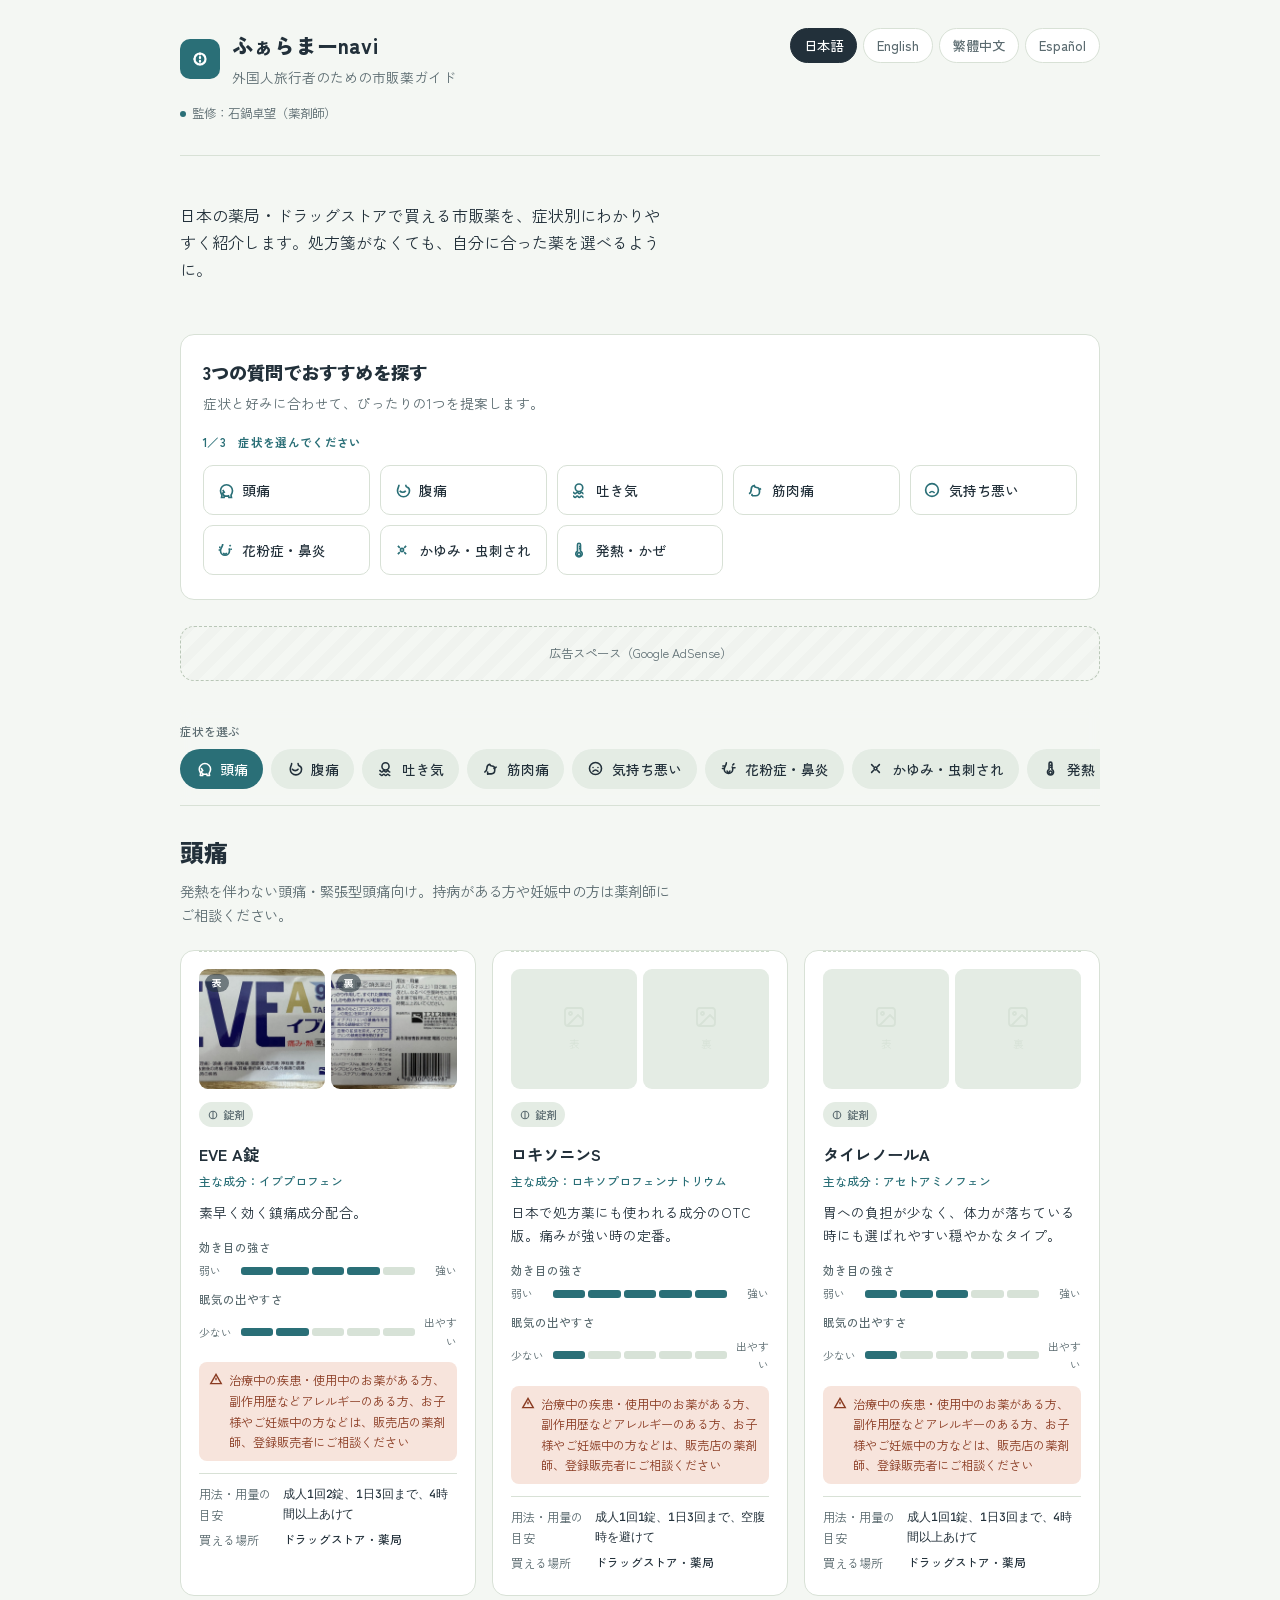
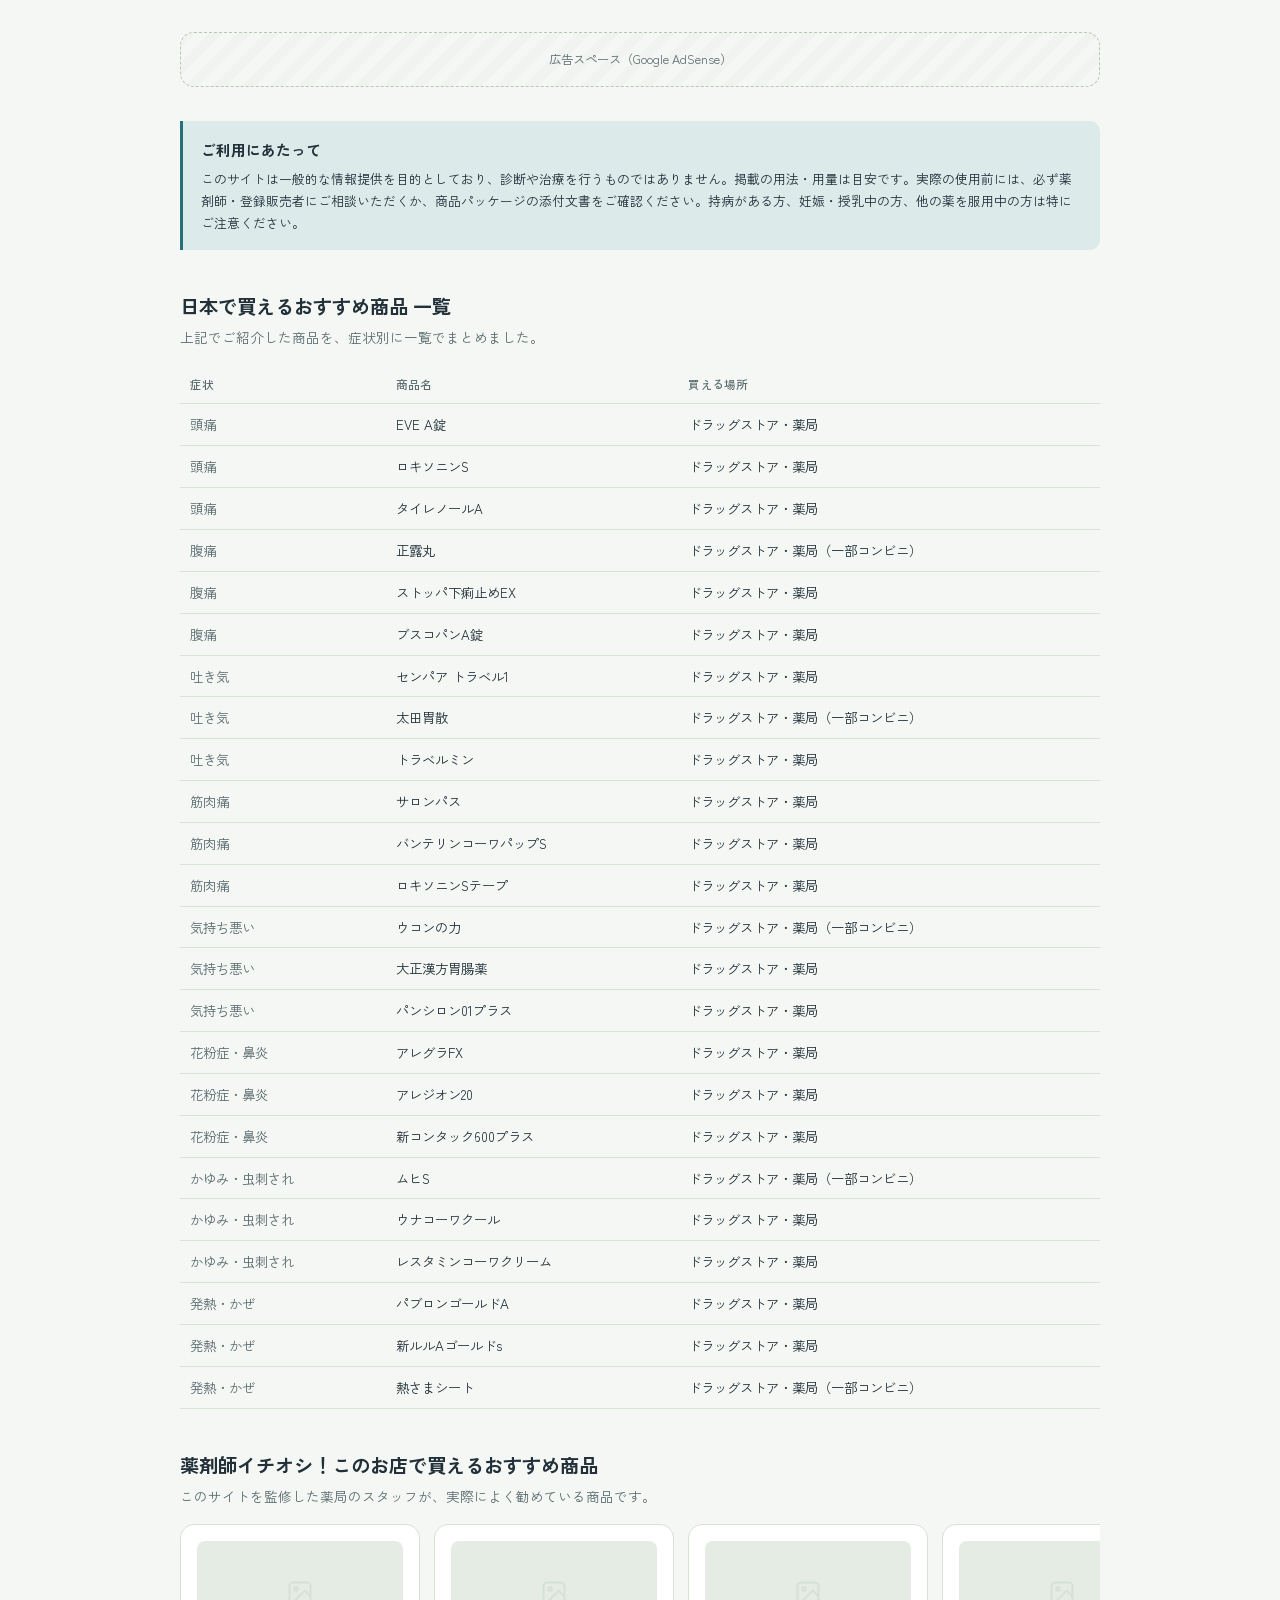
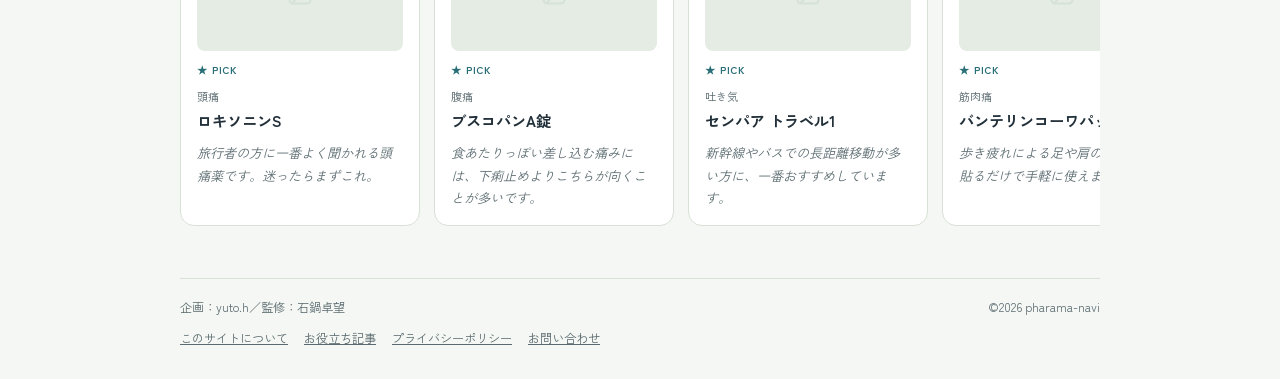
<file: index.html>
<!DOCTYPE html>
<html lang="ja">
<head>
<meta charset="UTF-8">
<meta name="viewport" content="width=device-width, initial-scale=1.0">
<title>ふぁらまーnavi</title>
<link rel="preconnect" href="https://fonts.googleapis.com">
<link rel="preconnect" href="https://fonts.gstatic.com" crossorigin>
<link href="https://fonts.googleapis.com/css2?family=Zen+Kaku+Gothic+New:wght@400;500;700;900&family=JetBrains+Mono:wght@500;600&display=swap" rel="stylesheet">
<link rel="stylesheet" href="style.css">
  
</head>
<body>
<div class="wrap">
  <header>
    <div class="header-row">
      <div class="brand">
        <div class="mark"><svg viewBox="0 0 24 24"><path d="M6 12c0-3.3 2.7-6 6-6s6 2.7 6 6-2.7 6-6 6"/><path d="M6 12c0 3.3 2.7 6 6 6"/><path d="M12 6v12" stroke-dasharray="1 3"/></svg></div>
        <div>
          <p class="site-name" id="siteName"></p>
          <p class="tagline" id="tagline"></p>
        </div>
      </div>
      <div class="lang-switch" id="langSwitch"></div>
    </div>
    <p class="pharmacist-note" id="pharmacistNote"></p>
  </header>

  <div class="hero">
    <p id="heroLead"></p>
  </div>

  <div class="quiz-section" id="quizSection">
    <h2 class="quiz-title" id="quizTitle"></h2>
    <p class="quiz-subtitle" id="quizSubtitle"></p>
    <div id="quizBody"></div>
  </div>

  <div class="ad-slot" id="adSlot1"></div>

  <div class="tabs">
    <p class="tabs-label" id="tabsLabel"></p>
    <div class="tab-row" id="tabRow"></div>
  </div>

  <div class="panel" id="panel"></div>

  <div class="ad-slot" id="adSlot2"></div>

  <div class="disclaimer">
    <h3 id="disclaimerTitle"></h3>
    <p id="disclaimerBody"></p>
  </div>

  <div class="summary">
    <h2 id="summaryTitle"></h2>
    <p class="lead" id="summaryIntro"></p>
    <table>
      <thead>
        <tr>
          <th id="thSymptom"></th>
          <th id="thProduct"></th>
          <th id="thBuy"></th>
        </tr>
      </thead>
      <tbody id="summaryBody"></tbody>
    </table>
  </div>

  <div class="picks">
    <h2 id="picksTitle"></h2>
    <p class="lead" id="picksIntro"></p>
    <div class="picks-row" id="picksRow"></div>
  </div>

  <footer>
    <span id="footerCredit"></span>
    <nav class="footer-nav">
      <a href="about.html" id="navAbout"></a>
      <a href="articles.html" id="navArticles"></a>
      <a href="privacy.html" id="navPrivacy"></a>
      <a href="contact.html" id="navContact"></a>
    </nav>
    <span>&copy;2026 pharama-navi</span>
  </footer>
</div>
  
<script src="script.js" defer></script>
</body>
</html>
</file>
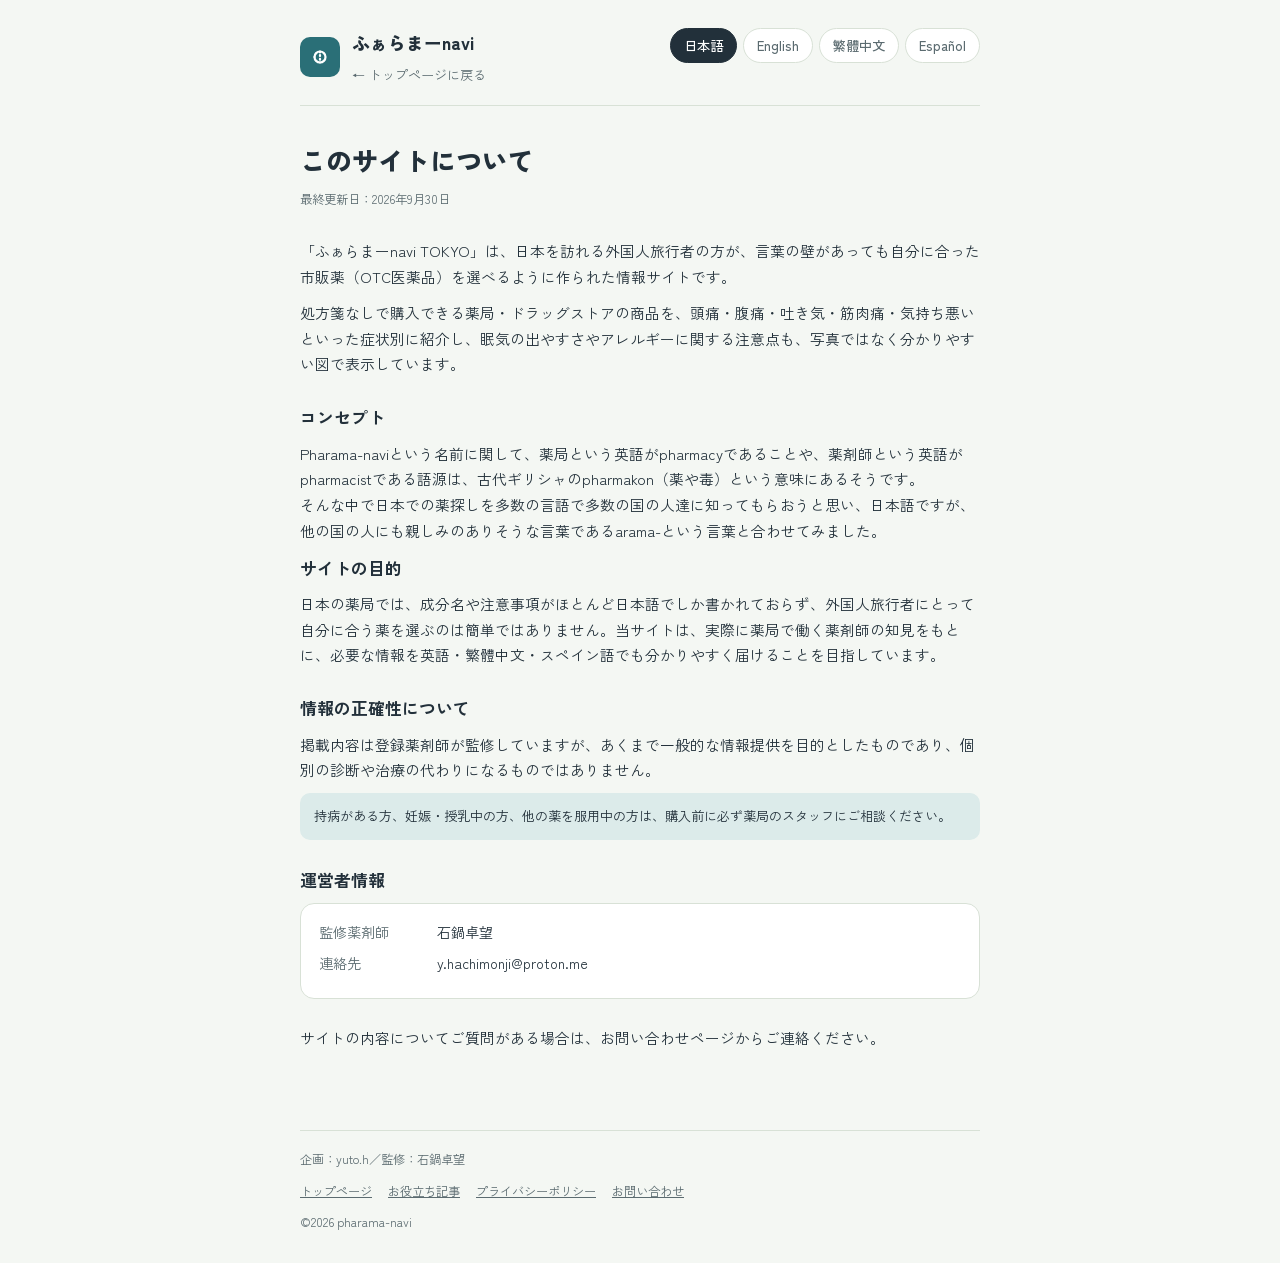
<file: about.html>
<!DOCTYPE html>
<html lang="ja">
<head>
<meta charset="UTF-8">
<meta name="viewport" content="width=device-width, initial-scale=1.0">
<title>このサイトについて | ふぁらまーnavi</title>
<link rel="preconnect" href="https://fonts.googleapis.com">
<link rel="preconnect" href="https://fonts.gstatic.com" crossorigin>
<link href="https://fonts.googleapis.com/css2?family=Zen+Kaku+Gothic+New:wght@400;500;700;900&display=swap" rel="stylesheet">
<link rel="stylesheet" href="/about.css">
</head>
<body>
<div class="wrap">
  <header>
    <div class="header-row">
      <div class="brand">
        <div class="mark"><svg viewBox="0 0 24 24"><path d="M6 12c0-3.3 2.7-6 6-6s6 2.7 6 6-2.7 6-6 6"/><path d="M6 12c0 3.3 2.7 6 6 6"/><path d="M12 6v12" stroke-dasharray="1 3"/></svg></div>
        <div>
          <p class="site-name" id="siteName"></p>
          <a class="back-link" href="index.html" id="backLink"></a>
        </div>
      </div>
      <div class="lang-switch" id="langSwitch"></div>
    </div>
  </header>

  <main>
    <h1 id="pageTitle"></h1>
    <p class="updated" id="updated"></p>

    <section>
      <p id="intro1"></p>
      <p id="intro2"></p>
    </section>

    <section>
      <h2 id="h2Concept"></h2>
      <p id="pConcept"></p>

      <h2 id="h2Mission"></h2>
      <p id="pMission"></p>
    </section>

    <section>
      <h2 id="h2Accuracy"></h2>
      <p id="pAccuracy"></p>
      <div class="note" id="noteAccuracy"></div>
    </section>

    <section>
      <h2 id="h2Operator"></h2>
      <div class="info-box">
        <div class="row"><span class="k" id="kSupervisor"></span><span>石鍋卓望</span></div>
        <div class="row"><span class="k" id="kEmail"></span><span>y.hachimonji@proton.me</span></div>
      </div>
    </section>

    <section>
      <p id="contactPrompt"></p>
    </section>
  </main>

  <footer>
    <span id="footerCredit"></span>
    <nav class="footer-nav">
      <a href="index.html" id="navHome"></a>
      <a href="articles.html" id="navArticles"></a>
      <a href="privacy.html" id="navPrivacy"></a>
      <a href="contact.html" id="navContact"></a>
    </nav>
    <span>&copy;2026 pharama-navi</span>
  </footer>
</div>
<script src="/about.js" defer></script>
</body>
</html>
</file>
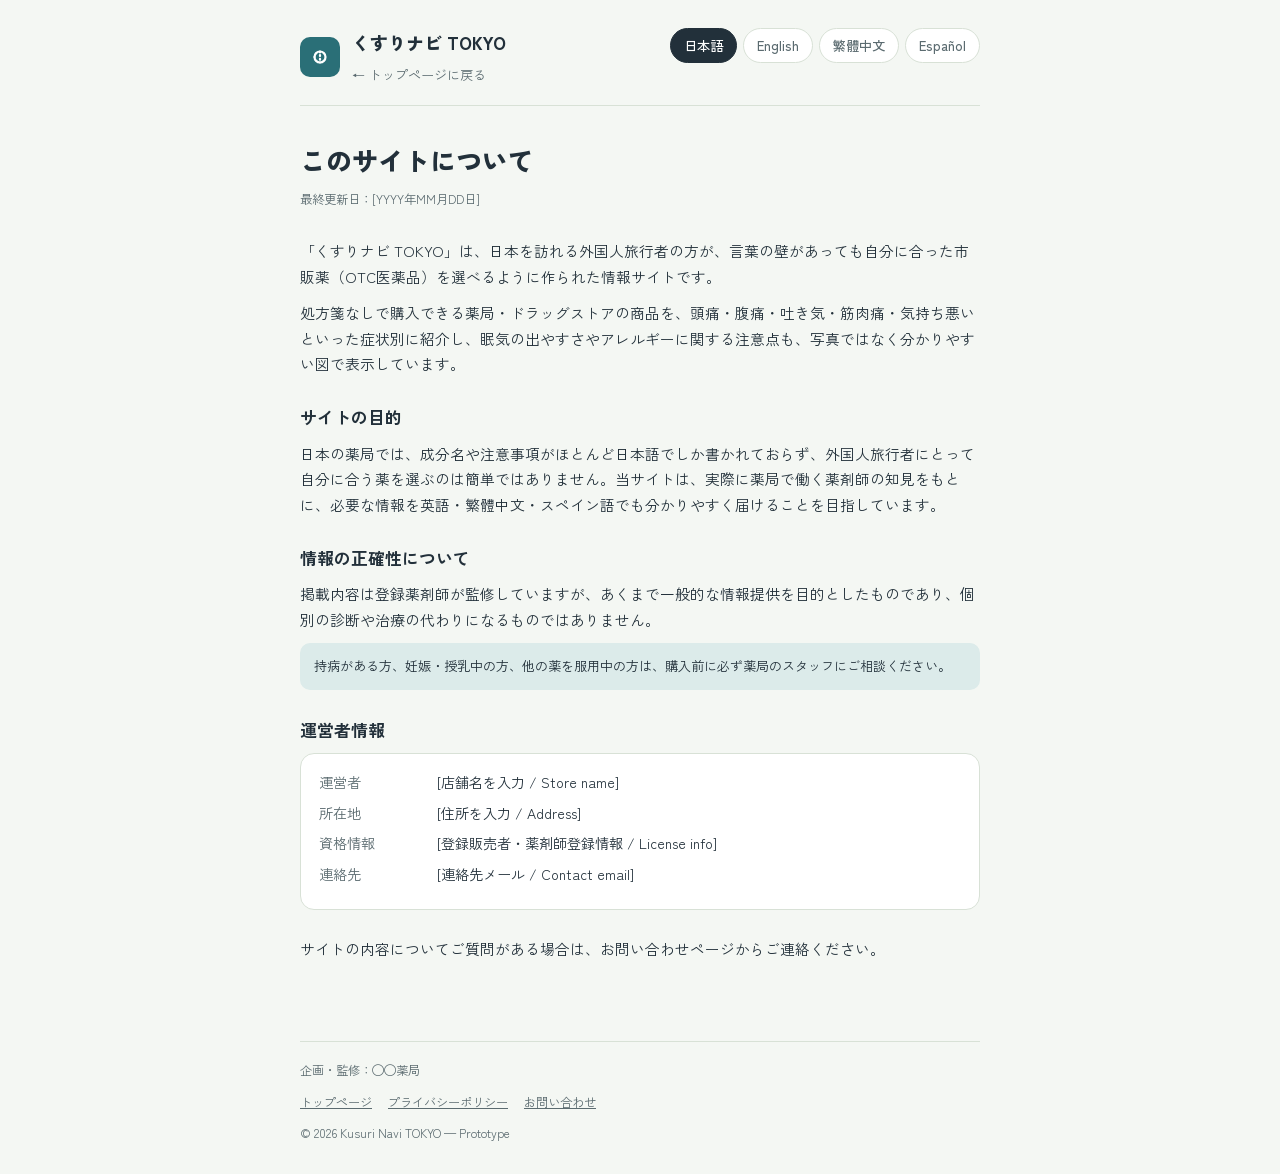
<file: aboutwithN.html>
<!DOCTYPE html>
<html lang="ja">
<head>
<meta charset="UTF-8">
<meta name="viewport" content="width=device-width, initial-scale=1.0">
<title>このサイトについて | くすりナビ TOKYO</title>
<link rel="preconnect" href="https://fonts.googleapis.com">
<link rel="preconnect" href="https://fonts.gstatic.com" crossorigin>
<link href="https://fonts.googleapis.com/css2?family=Zen+Kaku+Gothic+New:wght@400;500;700;900&display=swap" rel="stylesheet">
<style>
  :root{
    --bg:#F4F7F3; --bg-card:#FFFFFF; --bg-tab:#E4ECE4; --ink:#22303A; --ink-soft:#5B6B70;
    --accent:#2A6F77; --accent-soft:#DCEBEA; --line:#D8E1D6; --radius:14px;
  }
  *{box-sizing:border-box;}
  html,body{margin:0;padding:0;}
  body{background:var(--bg);color:var(--ink);font-family:'Zen Kaku Gothic New',-apple-system,'Hiragino Sans','Noto Sans TC',sans-serif;line-height:1.75;-webkit-font-smoothing:antialiased;}
  .wrap{max-width:720px;margin:0 auto;padding:0 20px;}
  a{color:var(--accent);}
  header{padding:28px 0 18px;border-bottom:1px solid var(--line);}
  .header-row{display:flex;justify-content:space-between;align-items:flex-start;gap:20px;flex-wrap:wrap;}
  .brand{display:flex;align-items:center;gap:12px;}
  .mark{width:40px;height:40px;flex:none;border-radius:10px;background:var(--accent);display:flex;align-items:center;justify-content:center;}
  .mark svg{width:22px;height:22px;stroke:#fff;fill:none;stroke-width:2.4;stroke-linecap:round;}
  .site-name{font-weight:900;font-size:1.1rem;margin:0;}
  .back-link{font-size:.82rem;color:var(--ink-soft);text-decoration:none;display:inline-block;margin-top:2px;}
  .lang-switch{display:flex;gap:6px;flex-wrap:wrap;}
  .lang-btn{border:1px solid var(--line);background:#fff;color:var(--ink-soft);padding:7px 13px;border-radius:999px;font-size:.82rem;font-weight:500;cursor:pointer;font-family:inherit;}
  .lang-btn.active{background:var(--ink);color:#fff;border-color:var(--ink);}
  main{padding:32px 0 10px;}
  h1{font-size:1.6rem;font-weight:900;margin:0 0 6px;}
  .updated{font-size:.78rem;color:var(--ink-soft);margin:0 0 28px;}
  section{margin-bottom:26px;}
  h2{font-size:1.05rem;font-weight:700;margin:0 0 8px;}
  p{font-size:.92rem;margin:0 0 10px;}
  .info-box{background:var(--bg-card);border:1px solid var(--line);border-radius:var(--radius);padding:16px 18px;font-size:.88rem;}
  .info-box .row{display:flex;gap:8px;margin-bottom:6px;}
  .info-box .k{color:var(--ink-soft);flex:none;width:110px;}
  .note{background:var(--accent-soft);border-radius:10px;padding:12px 14px;font-size:.82rem;}
  footer{margin:44px 0 30px;padding-top:18px;border-top:1px solid var(--line);font-size:.76rem;color:var(--ink-soft);display:flex;flex-direction:column;gap:10px;}
  .footer-nav{display:flex;gap:16px;flex-wrap:wrap;}
  .footer-nav a{color:var(--ink-soft);text-decoration:underline;font-size:.76rem;}
</style>
</head>
<body>
<div class="wrap">
  <header>
    <div class="header-row">
      <div class="brand">
        <div class="mark"><svg viewBox="0 0 24 24"><path d="M6 12c0-3.3 2.7-6 6-6s6 2.7 6 6-2.7 6-6 6"/><path d="M6 12c0 3.3 2.7 6 6 6"/><path d="M12 6v12" stroke-dasharray="1 3"/></svg></div>
        <div>
          <p class="site-name" id="siteName"></p>
          <a class="back-link" href="index.html" id="backLink"></a>
        </div>
      </div>
      <div class="lang-switch" id="langSwitch"></div>
    </div>
  </header>

  <main>
    <h1 id="pageTitle"></h1>
    <p class="updated" id="updated"></p>

    <section>
      <p id="intro1"></p>
      <p id="intro2"></p>
    </section>

    <section>
      <h2 id="h2Mission"></h2>
      <p id="pMission"></p>
    </section>

    <section>
      <h2 id="h2Accuracy"></h2>
      <p id="pAccuracy"></p>
      <div class="note" id="noteAccuracy"></div>
    </section>

    <section>
      <h2 id="h2Operator"></h2>
      <div class="info-box">
        <div class="row"><span class="k" id="kName"></span><span>[店舗名を入力 / Store name]</span></div>
        <div class="row"><span class="k" id="kAddress"></span><span>[住所を入力 / Address]</span></div>
        <div class="row"><span class="k" id="kLicense"></span><span>[登録販売者・薬剤師登録情報 / License info]</span></div>
        <div class="row"><span class="k" id="kEmail"></span><span>[連絡先メール / Contact email]</span></div>
      </div>
    </section>

    <section>
      <p id="contactPrompt"></p>
    </section>
  </main>

  <footer>
    <span id="footerCredit"></span>
    <nav class="footer-nav">
      <a href="index.html" id="navHome"></a>
      <a href="privacy.html" id="navPrivacy"></a>
      <a href="contact.html" id="navContact"></a>
    </nav>
    <span>&copy; 2026 Kusuri Navi TOKYO — Prototype</span>
  </footer>
</div>

<script>
const translations = {
  ja:{
    siteName:"くすりナビ TOKYO", backLink:"← トップページに戻る",
    pageTitle:"このサイトについて", updated:"最終更新日：[YYYY年MM月DD日]",
    intro1:"「くすりナビ TOKYO」は、日本を訪れる外国人旅行者の方が、言葉の壁があっても自分に合った市販薬（OTC医薬品）を選べるように作られた情報サイトです。",
    intro2:"処方箋なしで購入できる薬局・ドラッグストアの商品を、頭痛・腹痛・吐き気・筋肉痛・気持ち悪いといった症状別に紹介し、眠気の出やすさやアレルギーに関する注意点も、写真ではなく分かりやすい図で表示しています。",
    h2Mission:"サイトの目的",
    pMission:"日本の薬局では、成分名や注意事項がほとんど日本語でしか書かれておらず、外国人旅行者にとって自分に合う薬を選ぶのは簡単ではありません。当サイトは、実際に薬局で働く薬剤師の知見をもとに、必要な情報を英語・繁體中文・スペイン語でも分かりやすく届けることを目指しています。",
    h2Accuracy:"情報の正確性について",
    pAccuracy:"掲載内容は登録薬剤師が監修していますが、あくまで一般的な情報提供を目的としたものであり、個別の診断や治療の代わりになるものではありません。",
    noteAccuracy:"持病がある方、妊娠・授乳中の方、他の薬を服用中の方は、購入前に必ず薬局のスタッフにご相談ください。",
    h2Operator:"運営者情報",
    kName:"運営者", kAddress:"所在地", kLicense:"資格情報", kEmail:"連絡先",
    contactPrompt:"サイトの内容についてご質問がある場合は、お問い合わせページからご連絡ください。",
    footerCredit:"企画・監修：◯◯薬局", navHome:"トップページ", navPrivacy:"プライバシーポリシー", navContact:"お問い合わせ"
  },
  en:{
    siteName:"Kusuri Navi TOKYO", backLink:"← Back to home",
    pageTitle:"About Us", updated:"Last updated: [YYYY-MM-DD]",
    intro1:"Kusuri Navi TOKYO is an information site built to help foreign visitors to Japan choose the right over-the-counter (OTC) medicine, even across a language barrier.",
    intro2:"We introduce prescription-free products available at pharmacies and drugstores, organized by symptom — headache, stomach ache, nausea, muscle pain, and general malaise — with clear diagrams (instead of photos) showing drowsiness risk and allergy notes.",
    h2Mission:"Our mission",
    pMission:"In Japanese pharmacies, ingredient names and precautions are almost always written only in Japanese, making it hard for visitors to choose the right medicine. This site draws on the knowledge of pharmacists working in real pharmacies to make that information accessible in English, Traditional Chinese, and Spanish as well.",
    h2Accuracy:"About the accuracy of this information",
    pAccuracy:"The content here is reviewed by a registered pharmacist, but it is intended for general informational purposes only and is not a substitute for individual diagnosis or treatment.",
    noteAccuracy:"If you have a medical condition, are pregnant or breastfeeding, or are taking other medication, please consult pharmacy staff before purchasing.",
    h2Operator:"Operator information",
    kName:"Operated by", kAddress:"Address", kLicense:"License", kEmail:"Contact",
    contactPrompt:"If you have any questions about this site, please reach out via the contact page.",
    footerCredit:"Planned & supervised by [Pharmacy Name]", navHome:"Home", navPrivacy:"Privacy Policy", navContact:"Contact"
  },
  zh:{
    siteName:"藥品導覽 TOKYO", backLink:"← 返回首頁",
    pageTitle:"關於本站", updated:"最後更新日：[YYYY年MM月DD日]",
    intro1:"「藥品導覽 TOKYO」是為了讓訪日外國旅客即使有語言隔閡，也能選擇適合自己的成藥（OTC醫藥品）而製作的資訊網站。",
    intro2:"我們依症狀（頭痛、腹痛、噁心、肌肉痠痛、不舒服）分類介紹無需處方箋即可購買的藥局・藥妝店商品，並以清楚易懂的圖表（而非照片）標示嗜睡傾向與過敏注意事項。",
    h2Mission:"網站宗旨",
    pMission:"在日本的藥局，成分名稱與注意事項幾乎都只以日文標示，外國旅客要選到適合自己的藥品並不容易。本網站以實際在藥局工作的藥劑師知識為基礎，致力於以英文、繁體中文、西班牙文也能清楚理解的方式傳達必要資訊。",
    h2Accuracy:"關於資訊的正確性",
    pAccuracy:"網站內容雖經登錄藥劑師監修，但僅供一般資訊參考之用，並非個別診斷或治療的替代方案。",
    noteAccuracy:"若有宿疾、懷孕、哺乳中或正在服用其他藥物，購買前請務必諮詢藥局工作人員。",
    h2Operator:"營運者資訊",
    kName:"營運者", kAddress:"所在地", kLicense:"資格資訊", kEmail:"聯絡方式",
    contactPrompt:"若對網站內容有任何疑問，請透過聯絡我們頁面與我們聯繫。",
    footerCredit:"企劃・監修：○○藥局", navHome:"首頁", navPrivacy:"隱私權政策", navContact:"聯絡我們"
  },
  es:{
    siteName:"Kusuri Navi TOKYO", backLink:"← Volver al inicio",
    pageTitle:"Sobre nosotros", updated:"Última actualización: [AAAA-MM-DD]",
    intro1:"Kusuri Navi TOKYO es un sitio informativo creado para ayudar a los visitantes extranjeros en Japón a elegir el medicamento de venta libre (OTC) adecuado, incluso con la barrera del idioma.",
    intro2:"Presentamos productos disponibles sin receta en farmacias y droguerías, organizados por síntoma — dolor de cabeza, dolor de estómago, náuseas, dolor muscular y malestar general — con diagramas claros (en lugar de fotos) que muestran el riesgo de somnolencia y las precauciones por alergias.",
    h2Mission:"Nuestra misión",
    pMission:"En las farmacias japonesas, los nombres de los ingredientes y las precauciones casi siempre están escritos solo en japonés, lo que dificulta que los visitantes elijan el medicamento adecuado. Este sitio se basa en el conocimiento de farmacéuticos que trabajan en farmacias reales para hacer esa información accesible también en inglés, chino tradicional y español.",
    h2Accuracy:"Sobre la precisión de esta información",
    pAccuracy:"El contenido aquí presentado es revisado por un farmacéutico registrado, pero tiene fines meramente informativos generales y no sustituye un diagnóstico o tratamiento individual.",
    noteAccuracy:"Si tiene alguna condición médica, está embarazada o en periodo de lactancia, o toma otros medicamentos, consulte con el personal de la farmacia antes de comprar.",
    h2Operator:"Información del operador",
    kName:"Operado por", kAddress:"Dirección", kLicense:"Licencia", kEmail:"Contacto",
    contactPrompt:"Si tiene alguna pregunta sobre este sitio, contáctenos a través de la página de contacto.",
    footerCredit:"Planificado y supervisado por [Nombre de la farmacia]", navHome:"Inicio", navPrivacy:"Política de privacidad", navContact:"Contacto"
  }
};
const langNames = {ja:"日本語", en:"English", zh:"繁體中文", es:"Español"};
let currentLang = "ja";
try{ const saved = localStorage.getItem("kn_lang"); if(saved && translations[saved]) currentLang = saved; }catch(e){}

function t(key){ return translations[currentLang][key]; }

function renderLangSwitch(){
  const el = document.getElementById("langSwitch");
  el.innerHTML = Object.keys(langNames).map(l=>`<button class="lang-btn${l===currentLang?" active":""}" data-lang="${l}">${langNames[l]}</button>`).join("");
  el.querySelectorAll(".lang-btn").forEach(btn=>{
    btn.addEventListener("click", ()=>{
      if(btn.dataset.lang === currentLang) return;
      currentLang = btn.dataset.lang;
      try{ localStorage.setItem("kn_lang", currentLang); }catch(e){}
      renderAll();
    });
  });
}

function renderAll(){
  document.documentElement.lang = currentLang;
  document.title = t("pageTitle") + " | " + t("siteName");
  [
    "siteName","backLink","pageTitle","updated","intro1","intro2",
    "h2Mission","pMission","h2Accuracy","pAccuracy","noteAccuracy",
    "h2Operator","kName","kAddress","kLicense","kEmail","contactPrompt",
    "footerCredit","navHome","navPrivacy","navContact"
  ].forEach(id=>{
    const el = document.getElementById(id);
    if(el) el.textContent = t(id);
  });
  renderLangSwitch();
}
renderAll();
</script>
</body>
</html>
</file>
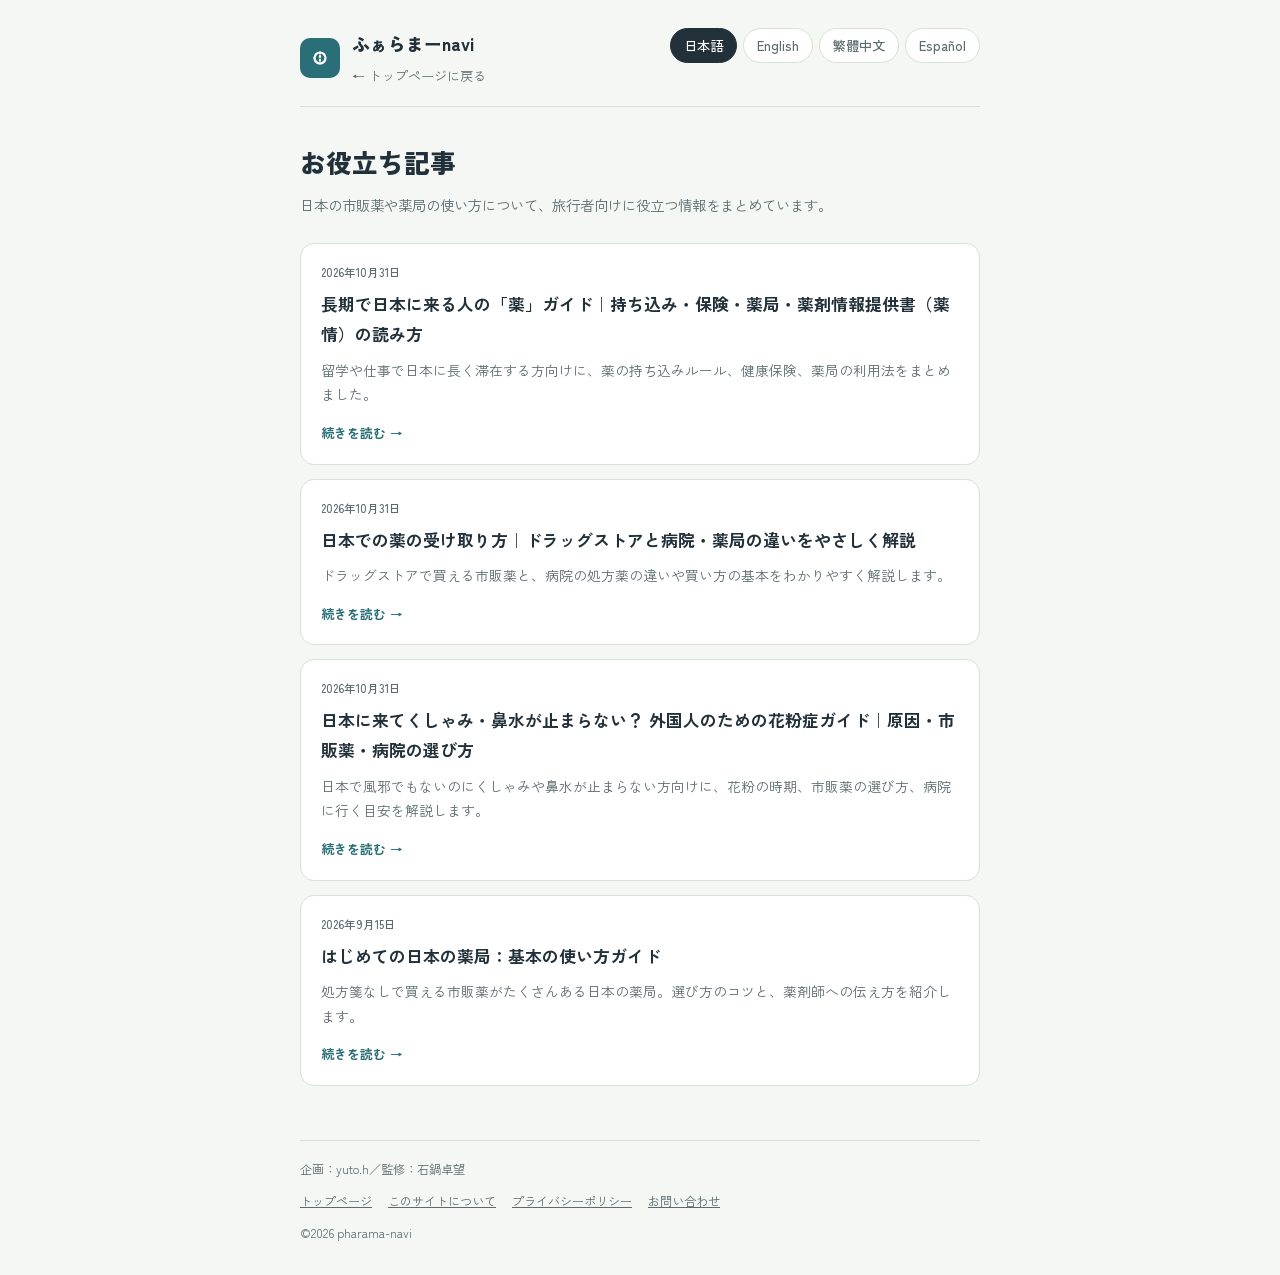
<file: articles.html>
<!DOCTYPE html>
<html lang="ja">
<head>
<meta charset="UTF-8">
<meta name="viewport" content="width=device-width, initial-scale=1.0">
<title>お役立ち記事 | ふぁらまーnavi</title>
<link rel="preconnect" href="https://fonts.googleapis.com">
<link rel="preconnect" href="https://fonts.gstatic.com" crossorigin>
<link href="https://fonts.googleapis.com/css2?family=Zen+Kaku+Gothic+New:wght@400;500;700;900&display=swap" rel="stylesheet">
<link rel="stylesheet" href="/articles.css">
</head>
<body>
<div class="wrap">
  <header>
    <div class="header-row">
      <div class="brand">
        <div class="mark"><svg viewBox="0 0 24 24"><path d="M6 12c0-3.3 2.7-6 6-6s6 2.7 6 6-2.7 6-6 6"/><path d="M6 12c0 3.3 2.7 6 6 6"/><path d="M12 6v12" stroke-dasharray="1 3"/></svg></div>
        <div>
          <p class="site-name" id="siteName"></p>
          <a class="back-link" href="index.html" id="backLink"></a>
        </div>
      </div>
      <div class="lang-switch" id="langSwitch"></div>
    </div>
  </header>

  <main id="main"></main>

  <footer>
    <span id="footerCredit"></span>
    <nav class="footer-nav">
      <a href="index.html" id="navHome"></a>
      <a href="about.html" id="navAbout"></a>
      <a href="privacy.html" id="navPrivacy"></a>
      <a href="contact.html" id="navContact"></a>
    </nav>
    <span>&copy;2026 pharama-navi</span>
  </footer>
</div>
<script src="/articles.js" defer></script>
</body>
</html>
</file>
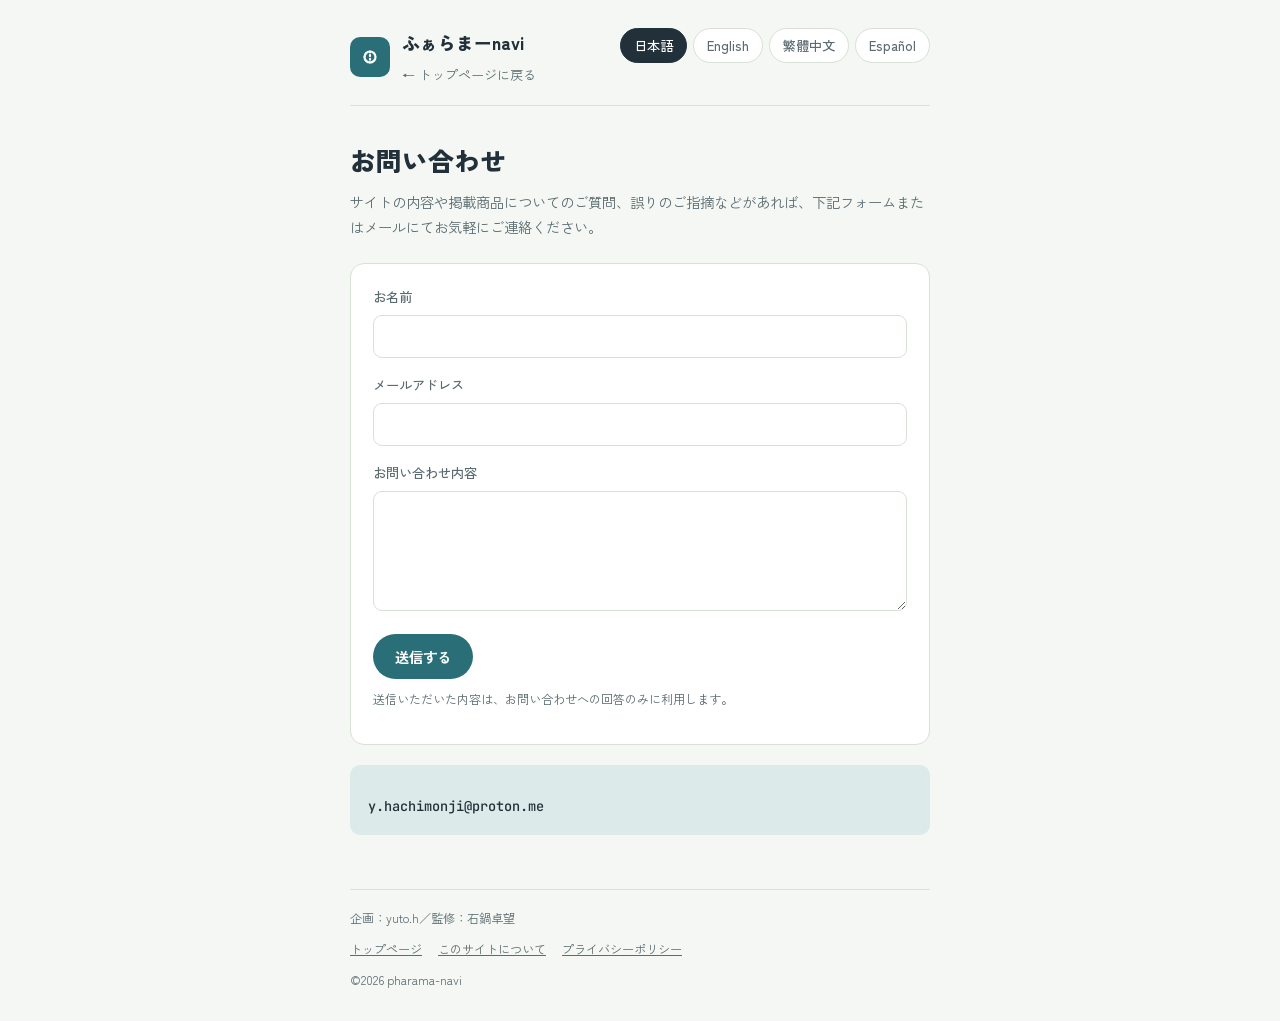
<file: contact.html>
<!DOCTYPE html>
<html lang="ja">
<head>
<meta charset="UTF-8">
<meta name="viewport" content="width=device-width, initial-scale=1.0">
<title>お問い合わせ | ふぁらまーnavi</title>
<link rel="preconnect" href="https://fonts.googleapis.com">
<link rel="preconnect" href="https://fonts.gstatic.com" crossorigin>
<link href="https://fonts.googleapis.com/css2?family=Zen+Kaku+Gothic+New:wght@400;500;700;900&family=JetBrains+Mono:wght@500&display=swap" rel="stylesheet">
<link rel="stylesheet" href="/contact.css">
</head>
<body>
<div class="wrap">
  <header>
    <div class="header-row">
      <div class="brand">
        <div class="mark"><svg viewBox="0 0 24 24"><path d="M6 12c0-3.3 2.7-6 6-6s6 2.7 6 6-2.7 6-6 6"/><path d="M6 12c0 3.3 2.7 6 6 6"/><path d="M12 6v12" stroke-dasharray="1 3"/></svg></div>
        <div>
          <p class="site-name" id="siteName"></p>
          <a class="back-link" href="index.html" id="backLink"></a>
        </div>
      </div>
      <div class="lang-switch" id="langSwitch"></div>
    </div>
  </header>
  <link rel="stylesheet" href="/contact.css">
  <main>
    <h1 id="pageTitle"></h1>
    <p class="lead" id="lead"></p>
    <div class="contact-card">
      <form id="contactForm" method="POST" action="https://formspree.io/f/xgaavezv">
        <label id="labelName" for="fName"></label>
        <input type="text" id="fName" name="name" required>
        <label id="labelEmail" for="fEmail"></label>
        <input type="email" id="fEmail" name="email" required>
        <label id="labelMessage" for="fMessage"></label>
        <textarea id="fMessage" name="message" required></textarea>
        <button type="submit" class="submit-btn" id="submitBtn"></button>
        <p class="form-note" id="formNote"></p>
        <p class="form-status" id="formStatus"></p>
      </form>
    </div>

    <div class="alt-contact">
      <p class="alt-label" id="altContactlabel"></p>
      <p class="mono">y.hachimonji@proton.me</p>
    </div>
  </main>

  <footer>
    <span id="footerCredit"></span>
    <nav class="footer-nav">
      <a href="index.html" id="navHome"></a>
      <a href="about.html" id="navAbout"></a>
      <a href="privacy.html" id="navPrivacy"></a>
    </nav>
    <span>&copy;2026 pharama-navi</span>
  </footer>
</div>
<script src="/contact.js" defer></script>
</body>
</html>
</file>
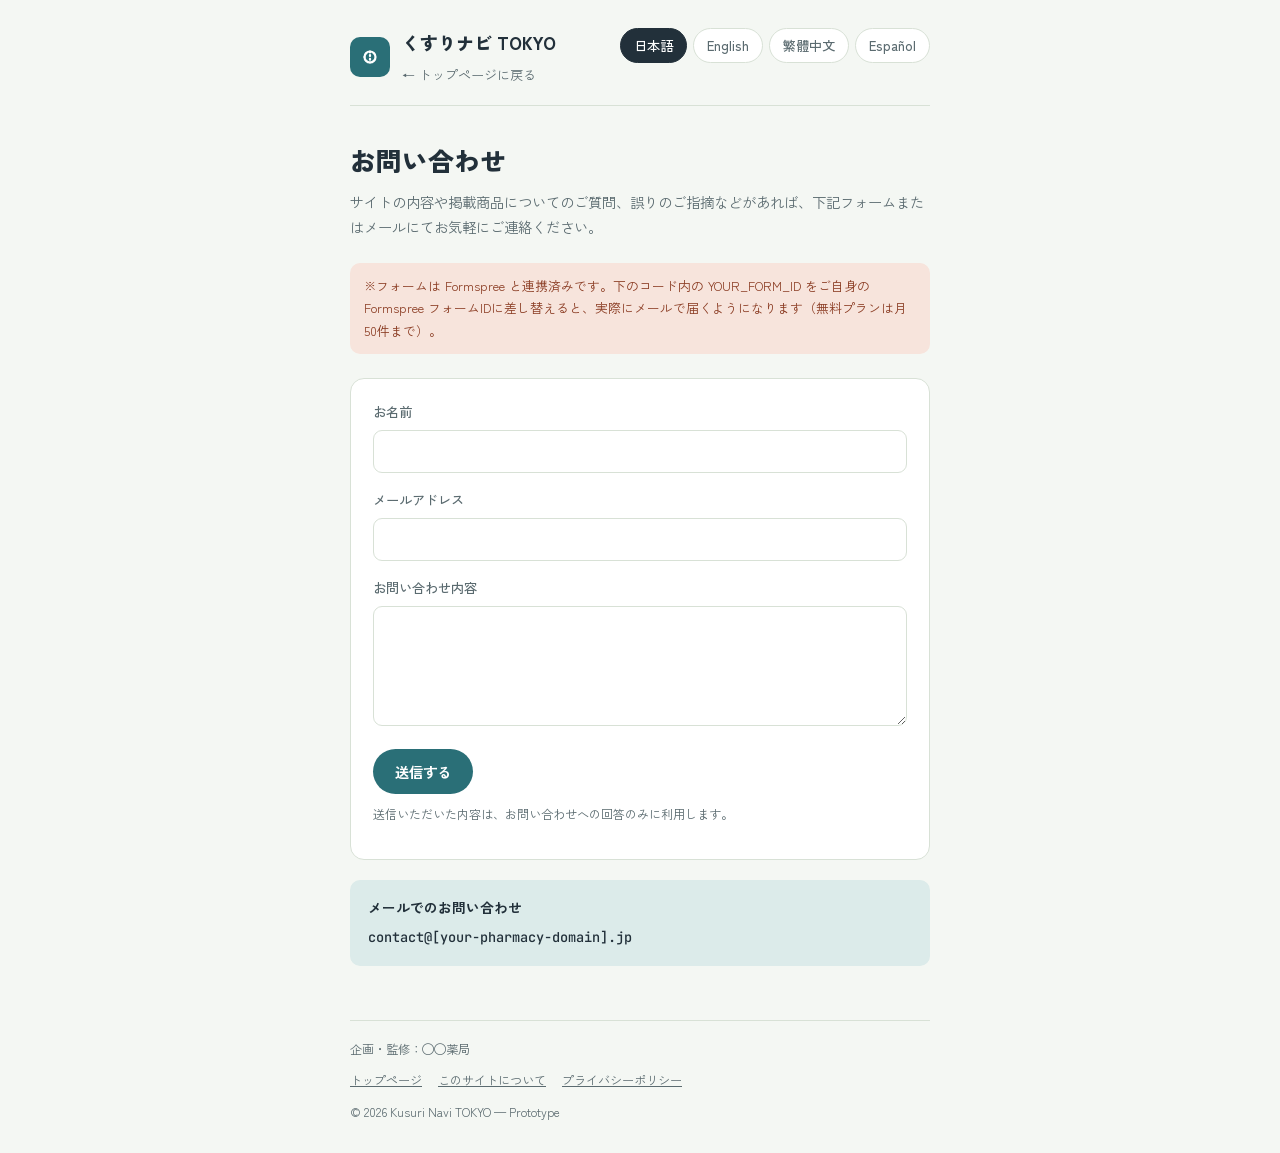
<file: contactwithN.html>
<!DOCTYPE html>
<html lang="ja">
<head>
<meta charset="UTF-8">
<meta name="viewport" content="width=device-width, initial-scale=1.0">
<title>お問い合わせ | くすりナビ TOKYO</title>
<link rel="preconnect" href="https://fonts.googleapis.com">
<link rel="preconnect" href="https://fonts.gstatic.com" crossorigin>
<link href="https://fonts.googleapis.com/css2?family=Zen+Kaku+Gothic+New:wght@400;500;700;900&family=JetBrains+Mono:wght@500&display=swap" rel="stylesheet">
<style>
  :root{
    --bg:#F4F7F3; --bg-card:#FFFFFF; --bg-tab:#E4ECE4; --ink:#22303A; --ink-soft:#5B6B70;
    --accent:#2A6F77; --accent-soft:#DCEBEA; --warn-soft:#F7E4DC; --line:#D8E1D6; --radius:14px;
  }
  *{box-sizing:border-box;}
  html,body{margin:0;padding:0;}
  body{background:var(--bg);color:var(--ink);font-family:'Zen Kaku Gothic New',-apple-system,'Hiragino Sans','Noto Sans TC',sans-serif;line-height:1.75;-webkit-font-smoothing:antialiased;}
  .wrap{max-width:620px;margin:0 auto;padding:0 20px;}
  a{color:var(--accent);}
  header{padding:28px 0 18px;border-bottom:1px solid var(--line);}
  .header-row{display:flex;justify-content:space-between;align-items:flex-start;gap:20px;flex-wrap:wrap;}
  .brand{display:flex;align-items:center;gap:12px;}
  .mark{width:40px;height:40px;flex:none;border-radius:10px;background:var(--accent);display:flex;align-items:center;justify-content:center;}
  .mark svg{width:22px;height:22px;stroke:#fff;fill:none;stroke-width:2.4;stroke-linecap:round;}
  .site-name{font-weight:900;font-size:1.1rem;margin:0;}
  .back-link{font-size:.82rem;color:var(--ink-soft);text-decoration:none;display:inline-block;margin-top:2px;}
  .lang-switch{display:flex;gap:6px;flex-wrap:wrap;}
  .lang-btn{border:1px solid var(--line);background:#fff;color:var(--ink-soft);padding:7px 13px;border-radius:999px;font-size:.82rem;font-weight:500;cursor:pointer;font-family:inherit;}
  .lang-btn.active{background:var(--ink);color:#fff;border-color:var(--ink);}
  main{padding:32px 0 10px;}
  h1{font-size:1.6rem;font-weight:900;margin:0 0 6px;}
  .lead{font-size:.9rem;color:var(--ink-soft);margin:0 0 24px;}
  .dev-note{background:var(--warn-soft);border-radius:10px;padding:12px 14px;font-size:.8rem;margin-bottom:24px;color:#8A3B22;}

  .contact-card{background:var(--bg-card);border:1px solid var(--line);border-radius:var(--radius);padding:22px;margin-bottom:20px;}
  label{display:block;font-size:.82rem;font-weight:500;color:var(--ink-soft);margin:0 0 6px;}
  input,textarea{
    width:100%;border:1.5px solid var(--line);border-radius:9px;padding:10px 12px;
    font-family:inherit;font-size:.9rem;color:var(--ink);margin-bottom:16px;background:#fff;
  }
  textarea{min-height:120px;resize:vertical;}
  input:focus,textarea:focus{outline:none;border-color:var(--accent);}
  .submit-btn{
    background:var(--accent);color:#fff;border:none;padding:12px 22px;border-radius:999px;
    font-size:.9rem;font-weight:700;cursor:pointer;font-family:inherit;
  }
  .submit-btn:hover{opacity:.92;}
  .submit-btn:disabled{opacity:.55;cursor:not-allowed;}
  .form-note{font-size:.76rem;color:var(--ink-soft);margin-top:10px;}
  .form-status{font-size:.85rem;margin-top:12px;padding:10px 12px;border-radius:8px;}
  .form-status.success{background:var(--accent-soft);color:var(--accent);}
  .form-status.error{background:var(--warn-soft);color:#8A3B22;}

  .alt-contact{background:var(--accent-soft);border-radius:10px;padding:16px 18px;font-size:.85rem;}
  .alt-contact .mono{font-family:'JetBrains Mono',monospace;font-weight:500;}

  footer{margin:44px 0 30px;padding-top:18px;border-top:1px solid var(--line);font-size:.76rem;color:var(--ink-soft);display:flex;flex-direction:column;gap:10px;}
  .footer-nav{display:flex;gap:16px;flex-wrap:wrap;}
  .footer-nav a{color:var(--ink-soft);text-decoration:underline;font-size:.76rem;}
</style>
</head>
<body>
<div class="wrap">
  <header>
    <div class="header-row">
      <div class="brand">
        <div class="mark"><svg viewBox="0 0 24 24"><path d="M6 12c0-3.3 2.7-6 6-6s6 2.7 6 6-2.7 6-6 6"/><path d="M6 12c0 3.3 2.7 6 6 6"/><path d="M12 6v12" stroke-dasharray="1 3"/></svg></div>
        <div>
          <p class="site-name" id="siteName"></p>
          <a class="back-link" href="index.html" id="backLink"></a>
        </div>
      </div>
      <div class="lang-switch" id="langSwitch"></div>
    </div>
  </header>

  <main>
    <h1 id="pageTitle"></h1>
    <p class="lead" id="lead"></p>
    <div class="dev-note" id="devNote"></div>

    <div class="contact-card">
      <form id="contactForm">
        <label id="labelName" for="fName"></label>
        <input type="text" id="fName" name="name" required>
        <label id="labelEmail" for="fEmail"></label>
        <input type="email" id="fEmail" name="email" required>
        <label id="labelMessage" for="fMessage"></label>
        <textarea id="fMessage" name="message" required></textarea>
        <button type="submit" class="submit-btn" id="submitBtn"></button>
        <p class="form-note" id="formNote"></p>
        <p class="form-status" id="formStatus" style="display:none;"></p>
      </form>
    </div>

    <div class="alt-contact">
      <p id="altContactLabel" style="margin:0 0 6px;font-weight:700;"></p>
      <p class="mono" style="margin:0;">contact@[your-pharmacy-domain].jp</p>
    </div>
  </main>

  <footer>
    <span id="footerCredit"></span>
    <nav class="footer-nav">
      <a href="index.html" id="navHome"></a>
      <a href="about.html" id="navAbout"></a>
      <a href="privacy.html" id="navPrivacy"></a>
    </nav>
    <span>&copy; 2026 Kusuri Navi TOKYO — Prototype</span>
  </footer>
</div>

<script>
const translations = {
  ja:{
    siteName:"くすりナビ TOKYO", backLink:"← トップページに戻る",
    pageTitle:"お問い合わせ",
    lead:"サイトの内容や掲載商品についてのご質問、誤りのご指摘などがあれば、下記フォームまたはメールにてお気軽にご連絡ください。",
    devNote:"※フォームは Formspree と連携済みです。下のコード内の YOUR_FORM_ID をご自身の Formspree フォームIDに差し替えると、実際にメールで届くようになります（無料プランは月50件まで）。",
    labelName:"お名前", labelEmail:"メールアドレス", labelMessage:"お問い合わせ内容",
    submitBtn:"送信する", formNote:"送信いただいた内容は、お問い合わせへの回答のみに利用します。",
    altContactLabel:"メールでのお問い合わせ",
    footerCredit:"企画・監修：◯◯薬局", navHome:"トップページ", navAbout:"このサイトについて", navPrivacy:"プライバシーポリシー",
    sendingMsg:"送信中…", successMsg:"送信しました。ご連絡ありがとうございます。折り返しご連絡いたします。",
    errorMsg:"送信に失敗しました。お手数ですが、下記のメールアドレス宛に直接ご連絡ください。",
    notSetMsg:"（プロトタイプのため）フォームIDがまだ設定されていません。下のメールアドレスへ直接ご連絡ください。"
  },
  en:{
    siteName:"Kusuri Navi TOKYO", backLink:"← Back to home",
    pageTitle:"Contact",
    lead:"If you have questions about this site or the products listed, or notice anything that needs correcting, please reach out using the form below or by email.",
    devNote:"Note: this form is already wired to Formspree. Replace YOUR_FORM_ID in the code below with your own Formspree form ID, and submissions will actually arrive by email (free plan: 50/month).",
    labelName:"Name", labelEmail:"Email address", labelMessage:"Message",
    submitBtn:"Send", formNote:"What you submit here is used only to respond to your inquiry.",
    altContactLabel:"Contact us by email",
    footerCredit:"Planned & supervised by [Pharmacy Name]", navHome:"Home", navAbout:"About Us", navPrivacy:"Privacy Policy",
    sendingMsg:"Sending…", successMsg:"Message sent. Thank you for reaching out — we'll get back to you soon.",
    errorMsg:"Something went wrong sending your message. Please email us directly at the address below.",
    notSetMsg:"This form's ID hasn't been set up yet (prototype). Please email us directly at the address below."
  },
  zh:{
    siteName:"藥品導覽 TOKYO", backLink:"← 返回首頁",
    pageTitle:"聯絡我們",
    lead:"若您對網站內容或刊登商品有任何疑問，或發現有需要更正之處，歡迎透過下方表單或電子郵件與我們聯繫。",
    devNote:"※此表單已串接 Formspree。將下方程式碼中的 YOUR_FORM_ID 換成您自己的 Formspree 表單ID，即可實際以電子郵件收到訊息（免費方案：每月50件）。",
    labelName:"姓名", labelEmail:"電子郵件地址", labelMessage:"詢問內容",
    submitBtn:"送出", formNote:"您所填寫的內容僅用於回覆您的詢問。",
    altContactLabel:"以電子郵件聯絡我們",
    footerCredit:"企劃・監修：○○藥局", navHome:"首頁", navAbout:"關於本站", navPrivacy:"隱私權政策",
    sendingMsg:"傳送中…", successMsg:"已送出，感謝您的聯繫，我們會盡快回覆。",
    errorMsg:"傳送失敗，請直接寄信至下方電子郵件地址。",
    notSetMsg:"（原型階段）表單ID尚未設定，請直接寄信至下方電子郵件地址。"
  },
  es:{
    siteName:"Kusuri Navi TOKYO", backLink:"← Volver al inicio",
    pageTitle:"Contacto",
    lead:"Si tiene preguntas sobre este sitio o los productos que aparecen, o si detecta algo que deba corregirse, contáctenos mediante el siguiente formulario o por correo electrónico.",
    devNote:"Nota: este formulario ya está conectado a Formspree. Reemplace YOUR_FORM_ID en el código de abajo por el ID de su propio formulario de Formspree, y los mensajes llegarán realmente por correo (plan gratuito: 50/mes).",
    labelName:"Nombre", labelEmail:"Correo electrónico", labelMessage:"Mensaje",
    submitBtn:"Enviar", formNote:"Lo que envíe aquí se usa únicamente para responder a su consulta.",
    altContactLabel:"Contáctenos por correo electrónico",
    footerCredit:"Planificado y supervisado por [Nombre de la farmacia]", navHome:"Inicio", navAbout:"Sobre nosotros", navPrivacy:"Política de privacidad",
    sendingMsg:"Enviando…", successMsg:"Mensaje enviado. Gracias por contactarnos — le responderemos pronto.",
    errorMsg:"Hubo un problema al enviar su mensaje. Por favor escríbanos directamente a la dirección de abajo.",
    notSetMsg:"El ID de este formulario aún no está configurado (prototipo). Escríbanos directamente a la dirección de abajo."
  }
};
const langNames = {ja:"日本語", en:"English", zh:"繁體中文", es:"Español"};
let currentLang = "ja";
try{ const saved = localStorage.getItem("kn_lang"); if(saved && translations[saved]) currentLang = saved; }catch(e){}

function t(key){ return translations[currentLang][key]; }

function renderLangSwitch(){
  const el = document.getElementById("langSwitch");
  el.innerHTML = Object.keys(langNames).map(l=>`<button class="lang-btn${l===currentLang?" active":""}" data-lang="${l}">${langNames[l]}</button>`).join("");
  el.querySelectorAll(".lang-btn").forEach(btn=>{
    btn.addEventListener("click", ()=>{
      if(btn.dataset.lang === currentLang) return;
      currentLang = btn.dataset.lang;
      try{ localStorage.setItem("kn_lang", currentLang); }catch(e){}
      renderAll();
    });
  });
}

function renderAll(){
  document.documentElement.lang = currentLang;
  document.title = t("pageTitle") + " | " + t("siteName");
  [
    "siteName","backLink","pageTitle","lead","devNote",
    "labelName","labelEmail","labelMessage","submitBtn","formNote","altContactLabel",
    "footerCredit","navHome","navAbout","navPrivacy"
  ].forEach(id=>{
    const el = document.getElementById(id);
    if(el) el.textContent = t(id);
  });
  renderLangSwitch();
}
renderAll();

/* ---------- Formspree ---------- */
// ↓↓↓ Replace YOUR_FORM_ID with your own Formspree form ID (from formspree.io) ↓↓↓
const FORMSPREE_ENDPOINT = "https://formspree.io/f/YOUR_FORM_ID";

const form = document.getElementById("contactForm");
const submitBtn = document.getElementById("submitBtn");
const statusEl = document.getElementById("formStatus");

function showStatus(kind, message){
  statusEl.textContent = message;
  statusEl.className = "form-status " + kind;
  statusEl.style.display = "block";
}

form.addEventListener("submit", async (e)=>{
  e.preventDefault();

  if(FORMSPREE_ENDPOINT.includes("YOUR_FORM_ID")){
    showStatus("error", t("notSetMsg"));
    return;
  }

  submitBtn.disabled = true;
  showStatus("success", t("sendingMsg"));

  try{
    const res = await fetch(FORMSPREE_ENDPOINT, {
      method: "POST",
      headers: { "Accept": "application/json" },
      body: new FormData(form)
    });
    if(res.ok){
      showStatus("success", t("successMsg"));
      form.reset();
    } else {
      showStatus("error", t("errorMsg"));
    }
  } catch(err){
    showStatus("error", t("errorMsg"));
  } finally {
    submitBtn.disabled = false;
  }
});
</script>
</body>
</html>
</file>
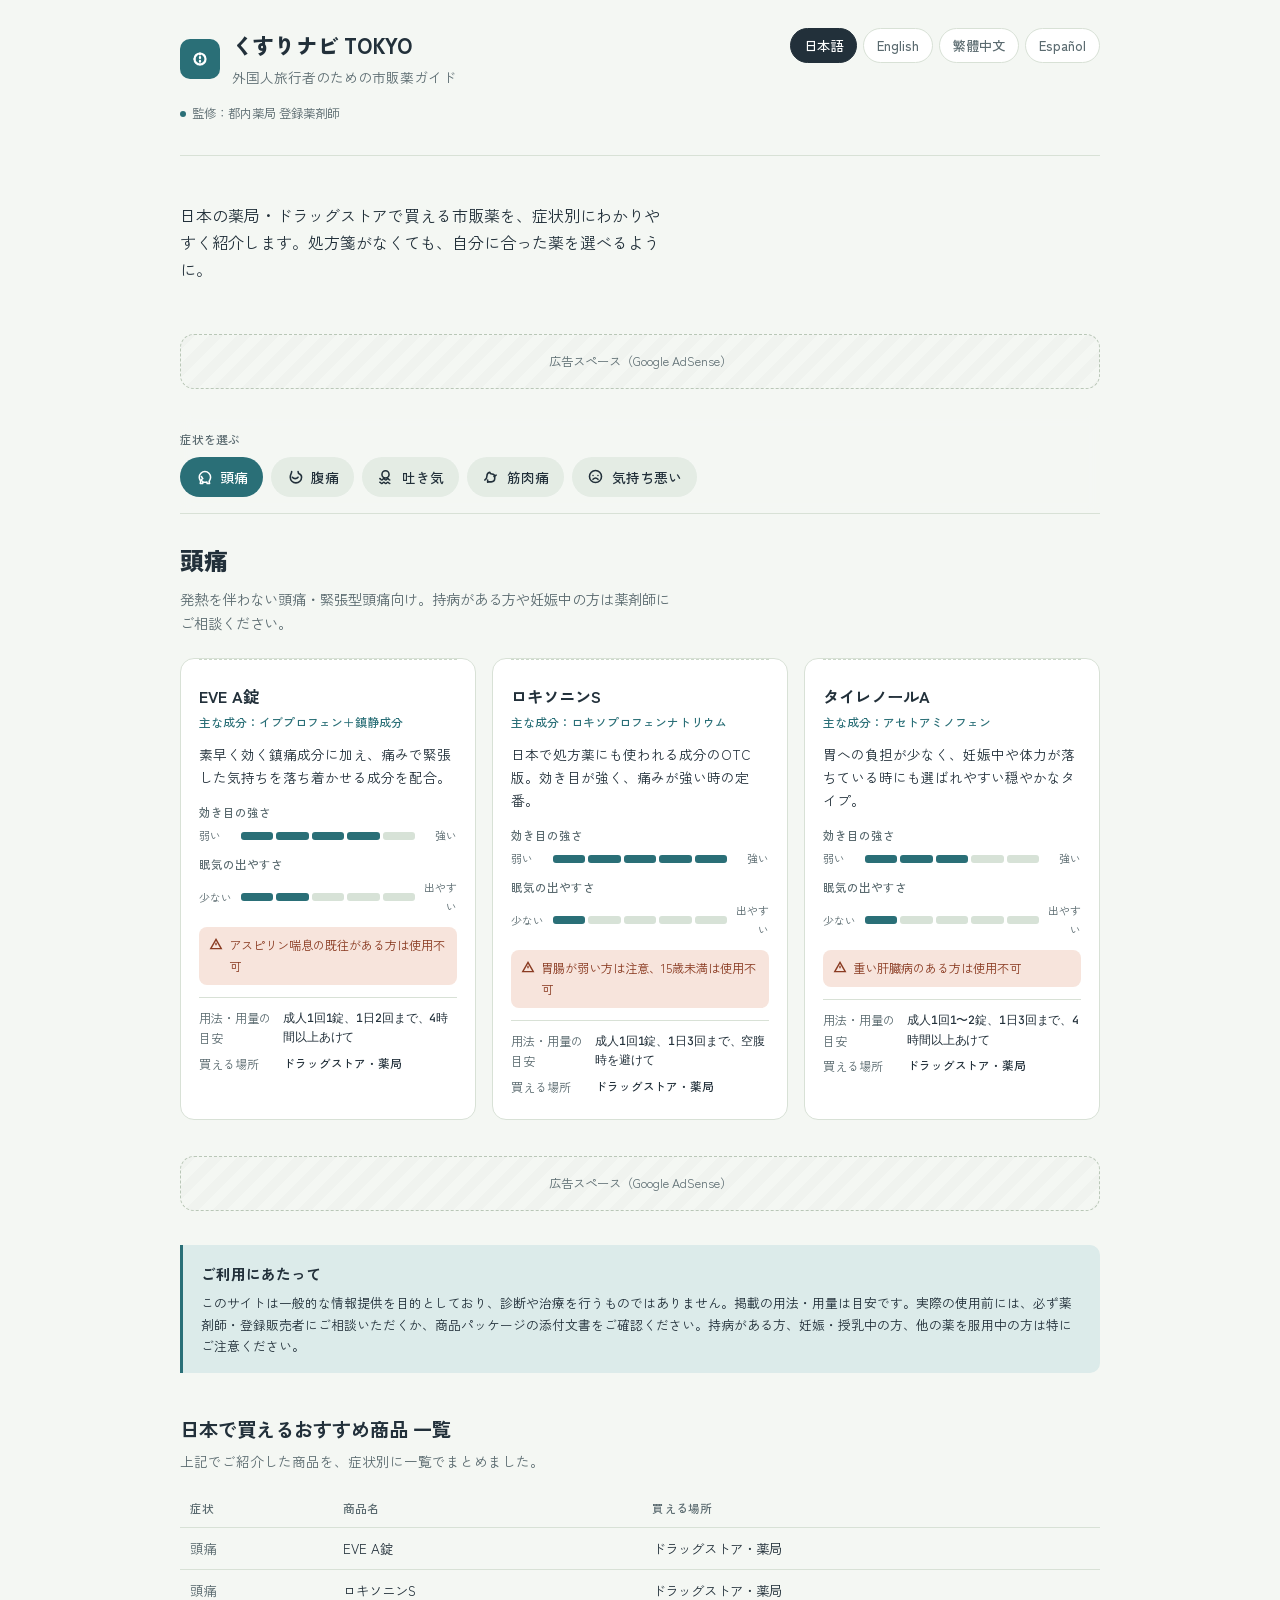
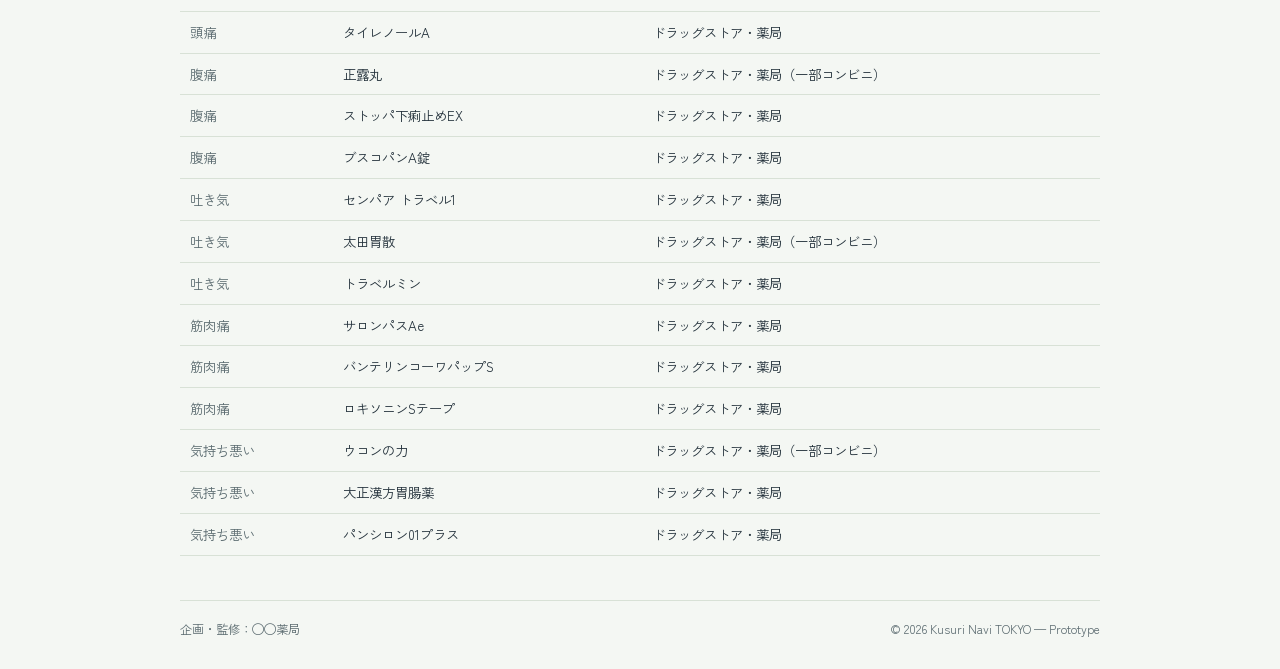
<file: kusuri-navi-tokyo.html>
<!DOCTYPE html>
<html lang="ja">
<head>
<meta charset="UTF-8">
<meta name="viewport" content="width=device-width, initial-scale=1.0">
<title>くすりナビ TOKYO</title>
<link rel="preconnect" href="https://fonts.googleapis.com">
<link rel="preconnect" href="https://fonts.gstatic.com" crossorigin>
<link href="https://fonts.googleapis.com/css2?family=Zen+Kaku+Gothic+New:wght@400;500;700;900&family=JetBrains+Mono:wght@500;600&display=swap" rel="stylesheet">
<style>
  :root{
    --bg:#F4F7F3;
    --bg-card:#FFFFFF;
    --bg-tab:#E4ECE4;
    --bg-tab-active:#2A6F77;
    --ink:#22303A;
    --ink-soft:#5B6B70;
    --accent:#2A6F77;
    --accent-soft:#DCEBEA;
    --warn:#C1502E;
    --warn-soft:#F7E4DC;
    --track:#D7E2D7;
    --line:#D8E1D6;
    --radius:14px;
  }
  *{box-sizing:border-box;}
  html,body{margin:0;padding:0;}
  body{
    background:var(--bg);
    color:var(--ink);
    font-family:'Zen Kaku Gothic New', -apple-system, 'Hiragino Sans', 'Noto Sans TC', sans-serif;
    line-height:1.7;
    -webkit-font-smoothing:antialiased;
  }
  .wrap{max-width:960px;margin:0 auto;padding:0 20px;}
  a{color:inherit;}

  /* Header */
  header{
    padding:28px 0 18px;
    border-bottom:1px solid var(--line);
  }
  .header-row{
    display:flex;justify-content:space-between;align-items:flex-start;gap:20px;flex-wrap:wrap;
  }
  .brand{display:flex;align-items:center;gap:12px;}
  .mark{
    width:40px;height:40px;flex:none;border-radius:10px;
    background:var(--accent);
    display:flex;align-items:center;justify-content:center;
  }
  .mark svg{width:22px;height:22px;stroke:#fff;fill:none;stroke-width:2.4;stroke-linecap:round;}
  .site-name{font-weight:900;font-size:1.32rem;letter-spacing:.01em;margin:0;}
  .tagline{margin:2px 0 0;color:var(--ink-soft);font-size:.86rem;}
  .lang-switch{display:flex;gap:6px;flex-wrap:wrap;}
  .lang-btn{
    border:1px solid var(--line);background:#fff;color:var(--ink-soft);
    padding:7px 13px;border-radius:999px;font-size:.82rem;font-weight:500;
    cursor:pointer;transition:background .15s, color .15s, border-color .15s;
    font-family:inherit;
  }
  .lang-btn:hover{border-color:var(--accent);}
  .lang-btn.active{background:var(--ink);color:#fff;border-color:var(--ink);}

  .pharmacist-note{
    margin-top:14px;font-size:.78rem;color:var(--ink-soft);
    display:inline-flex;align-items:center;gap:6px;
  }
  .pharmacist-note::before{content:"";width:6px;height:6px;border-radius:50%;background:var(--accent);}

  /* Hero */
  .hero{padding:30px 0 8px;}
  .hero p{max-width:60ch;font-size:1rem;color:var(--ink);}

  /* Ad placeholder */
  .ad-slot{
    margin:26px 0;
    border:1.5px dashed #B9C7B7;
    border-radius:var(--radius);
    padding:16px;
    text-align:center;
    font-size:.78rem;
    color:var(--ink-soft);
    background:repeating-linear-gradient(135deg, rgba(0,0,0,.015) 0 10px, transparent 10px 20px);
  }

  /* Tabs */
  .tabs{
    position:sticky;top:0;z-index:10;
    background:rgba(244,247,243,.92);
    backdrop-filter:blur(6px);
    padding:14px 0;
    margin-top:10px;
    border-bottom:1px solid var(--line);
  }
  .tabs-label{font-size:.74rem;color:var(--ink-soft);margin:0 0 8px;font-weight:500;}
  .tab-row{display:flex;gap:8px;overflow-x:auto;padding-bottom:2px;}
  .tab-btn{
    flex:none;
    display:flex;align-items:center;gap:8px;
    background:var(--bg-tab);
    border:1px solid transparent;
    color:var(--ink);
    padding:9px 14px;
    border-radius:999px;
    font-size:.86rem;font-weight:500;
    cursor:pointer;font-family:inherit;
    transition:background .18s, color .18s;
    white-space:nowrap;
  }
  .tab-btn svg{width:17px;height:17px;stroke:currentColor;fill:none;stroke-width:2.2;stroke-linecap:round;stroke-linejoin:round;}
  .tab-btn.active{background:var(--bg-tab-active);color:#fff;}

  /* Panel */
  .panel{padding:26px 0 10px;}
  .panel.fade{opacity:0;transform:translateY(6px);}
  .panel{transition:opacity .22s ease, transform .22s ease;}
  .symptom-title{font-size:1.5rem;font-weight:900;margin:0 0 6px;}
  .symptom-desc{color:var(--ink-soft);font-size:.9rem;max-width:62ch;margin:0 0 22px;}

  .grid{
    display:grid;grid-template-columns:repeat(auto-fill, minmax(270px,1fr));
    gap:16px;
  }
  .card{
    background:var(--bg-card);
    border:1px solid var(--line);
    border-radius:var(--radius);
    padding:18px 18px 16px;
    position:relative;
  }
  .card::before{
    content:"";position:absolute;top:0;left:18px;right:18px;height:0;
    border-top:1.5px dashed #CBD8C9;
  }
  .prod-name{font-weight:700;font-size:1.02rem;margin:6px 0 2px;}
  .prod-ingredient{font-size:.74rem;color:var(--accent);font-weight:500;margin:0 0 10px;}
  .prod-desc{font-size:.85rem;color:var(--ink);margin:0 0 14px;}

  .gauge-block{margin-bottom:10px;}
  .gauge-label{font-size:.72rem;color:var(--ink-soft);margin:0 0 4px;font-weight:500;}
  .gauge-row{display:flex;align-items:center;gap:8px;}
  .gauge-end{font-size:.68rem;color:var(--ink-soft);flex:none;width:34px;}
  .gauge-end.right{text-align:right;}
  .gauge-bar{flex:1;display:flex;gap:3px;height:8px;}
  .seg{flex:1;border-radius:3px;background:var(--track);}
  .seg.filled{background:var(--accent);}

  .caution{
    display:flex;gap:6px;align-items:flex-start;
    background:var(--warn-soft);color:#8A3B22;
    border-radius:8px;padding:8px 10px;margin:12px 0 12px;
    font-size:.76rem;
  }
  .caution svg{width:14px;height:14px;flex:none;margin-top:2px;stroke:#8A3B22;fill:none;stroke-width:2.4;}

  .prod-meta{border-top:1px solid var(--line);margin-top:12px;padding-top:10px;}
  .meta-row{display:flex;gap:8px;font-size:.76rem;margin-bottom:5px;}
  .meta-row .k{color:var(--ink-soft);flex:none;width:76px;}
  .meta-row .v{font-family:'JetBrains Mono', monospace;font-size:.72rem;font-weight:500;letter-spacing:-.01em;}
  .meta-row.buy .v{font-family:inherit;font-weight:500;}

  /* Disclaimer */
  .disclaimer{
    margin:34px 0 0;
    border-left:3px solid var(--accent);
    background:var(--accent-soft);
    border-radius:0 10px 10px 0;
    padding:16px 18px;
  }
  .disclaimer h3{margin:0 0 6px;font-size:.92rem;}
  .disclaimer p{margin:0;font-size:.8rem;color:var(--ink);}

  /* Summary table */
  .summary{margin:40px 0 0;}
  .summary h2{font-size:1.2rem;margin:0 0 4px;}
  .summary .lead{color:var(--ink-soft);font-size:.85rem;margin:0 0 16px;}
  table{width:100%;border-collapse:collapse;font-size:.84rem;}
  th,td{text-align:left;padding:9px 10px;border-bottom:1px solid var(--line);}
  th{color:var(--ink-soft);font-weight:500;font-size:.74rem;}
  td.sym-cell{white-space:nowrap;color:var(--ink-soft);}

  footer{
    margin:44px 0 30px;padding-top:18px;border-top:1px solid var(--line);
    font-size:.76rem;color:var(--ink-soft);
    display:flex;justify-content:space-between;flex-wrap:wrap;gap:8px;
  }

  @media (max-width:560px){
    .header-row{flex-direction:column;}
    .meta-row .k{width:64px;}
  }
</style>
</head>
<body>
<div class="wrap">
  <header>
    <div class="header-row">
      <div class="brand">
        <div class="mark"><svg viewBox="0 0 24 24"><path d="M6 12c0-3.3 2.7-6 6-6s6 2.7 6 6-2.7 6-6 6"/><path d="M6 12c0 3.3 2.7 6 6 6"/><path d="M12 6v12" stroke-dasharray="1 3"/></svg></div>
        <div>
          <p class="site-name" id="siteName"></p>
          <p class="tagline" id="tagline"></p>
        </div>
      </div>
      <div class="lang-switch" id="langSwitch"></div>
    </div>
    <p class="pharmacist-note" id="pharmacistNote"></p>
  </header>

  <div class="hero">
    <p id="heroLead"></p>
  </div>

  <div class="ad-slot" id="adSlot1"></div>

  <div class="tabs">
    <p class="tabs-label" id="tabsLabel"></p>
    <div class="tab-row" id="tabRow"></div>
  </div>

  <div class="panel" id="panel"></div>

  <div class="ad-slot" id="adSlot2"></div>

  <div class="disclaimer">
    <h3 id="disclaimerTitle"></h3>
    <p id="disclaimerBody"></p>
  </div>

  <div class="summary">
    <h2 id="summaryTitle"></h2>
    <p class="lead" id="summaryIntro"></p>
    <table>
      <thead>
        <tr>
          <th id="thSymptom"></th>
          <th id="thProduct"></th>
          <th id="thBuy"></th>
        </tr>
      </thead>
      <tbody id="summaryBody"></tbody>
    </table>
  </div>

  <footer>
    <span id="footerCredit"></span>
    <span>&copy; 2026 Kusuri Navi TOKYO — Prototype</span>
  </footer>
</div>

<script>
/* ---------- UI translations ---------- */
const translations = {
  ja:{
    siteName:"くすりナビ TOKYO",
    tagline:"外国人旅行者のための市販薬ガイド",
    heroLead:"日本の薬局・ドラッグストアで買える市販薬を、症状別にわかりやすく紹介します。処方箋がなくても、自分に合った薬を選べるように。",
    pharmacistNote:"監修：都内薬局 登録薬剤師",
    tabsLabel:"症状を選ぶ",
    ingredientLabel:"主な成分",
    strengthLabel:"効き目の強さ",
    drowsyLabel:"眠気の出やすさ",
    weakEnd:"弱い", strongEnd:"強い",
    drowsyLessEnd:"少ない", drowsyMoreEnd:"出やすい",
    dosageLabel:"用法・用量の目安",
    buyLabel:"買える場所",
    adPlaceholder:"広告スペース（Google AdSense）",
    disclaimerTitle:"ご利用にあたって",
    disclaimerBody:"このサイトは一般的な情報提供を目的としており、診断や治療を行うものではありません。掲載の用法・用量は目安です。実際の使用前には、必ず薬剤師・登録販売者にご相談いただくか、商品パッケージの添付文書をご確認ください。持病がある方、妊娠・授乳中の方、他の薬を服用中の方は特にご注意ください。",
    summaryTitle:"日本で買えるおすすめ商品 一覧",
    summaryIntro:"上記でご紹介した商品を、症状別に一覧でまとめました。",
    tableSymptom:"症状", tableProduct:"商品名", tableBuy:"買える場所",
    footerCredit:"企画・監修：◯◯薬局"
  },
  en:{
    siteName:"Kusuri Navi TOKYO",
    tagline:"An OTC medicine guide for visitors to Japan",
    heroLead:"A simple, symptom-by-symptom guide to over-the-counter medicines available at pharmacies and drugstores in Japan — so you can choose what's right for you without a prescription.",
    pharmacistNote:"Supervised by a registered pharmacist, Tokyo",
    tabsLabel:"Choose a symptom",
    ingredientLabel:"Main ingredient",
    strengthLabel:"Effect strength",
    drowsyLabel:"Drowsiness risk",
    weakEnd:"Mild", strongEnd:"Strong",
    drowsyLessEnd:"Low", drowsyMoreEnd:"High",
    dosageLabel:"Typical dosage",
    buyLabel:"Where to buy",
    adPlaceholder:"Ad space (Google AdSense)",
    disclaimerTitle:"Before you use this site",
    disclaimerBody:"This site is for general information only and is not a diagnosis or treatment. Dosage information shown is a general guide. Always consult a pharmacist or check the package insert before use — especially if you have a medical condition, are pregnant or breastfeeding, or are taking other medication.",
    summaryTitle:"Recommended products available in Japan",
    summaryIntro:"All the products introduced above, summarized by symptom.",
    tableSymptom:"Symptom", tableProduct:"Product", tableBuy:"Where to buy",
    footerCredit:"Planned & supervised by [Pharmacy Name]"
  },
  zh:{
    siteName:"藥品導覽 TOKYO",
    tagline:"給訪日旅客的成藥指南",
    heroLead:"依症狀分類，簡單易懂地介紹在日本藥局、藥妝店可購買的成藥，讓您不需要處方箋也能選到適合自己的藥品。",
    pharmacistNote:"監修：東京都內藥局 登錄販賣者／藥劑師",
    tabsLabel:"選擇症狀",
    ingredientLabel:"主要成分",
    strengthLabel:"藥效強度",
    drowsyLabel:"嗜睡傾向",
    weakEnd:"較弱", strongEnd:"較強",
    drowsyLessEnd:"較少", drowsyMoreEnd:"較容易",
    dosageLabel:"用法用量參考",
    buyLabel:"購買地點",
    adPlaceholder:"廣告空間（Google AdSense）",
    disclaimerTitle:"使用本網站前請注意",
    disclaimerBody:"本網站僅提供一般資訊，並非診斷或治療。所刊載之用法用量僅供參考。使用前請務必諮詢藥劑師或登錄販賣者，並確認商品包裝上的說明書。若有宿疾、懷孕、哺乳中或正在服用其他藥物，請特別留意。",
    summaryTitle:"日本可購買推薦商品一覽",
    summaryIntro:"將以上介紹的商品依症狀整理成一覽表。",
    tableSymptom:"症狀", tableProduct:"商品名稱", tableBuy:"購買地點",
    footerCredit:"企劃・監修：○○藥局"
  },
  es:{
    siteName:"Kusuri Navi TOKYO",
    tagline:"Guía de medicamentos de venta libre para visitantes en Japón",
    heroLead:"Una guía sencilla, organizada por síntoma, de los medicamentos de venta libre disponibles en farmacias y droguerías de Japón, para que puedas elegir el adecuado sin necesidad de receta.",
    pharmacistNote:"Supervisado por un farmacéutico registrado en Tokio",
    tabsLabel:"Elige un síntoma",
    ingredientLabel:"Ingrediente principal",
    strengthLabel:"Intensidad del efecto",
    drowsyLabel:"Riesgo de somnolencia",
    weakEnd:"Leve", strongEnd:"Fuerte",
    drowsyLessEnd:"Bajo", drowsyMoreEnd:"Alto",
    dosageLabel:"Dosis habitual",
    buyLabel:"Dónde comprarlo",
    adPlaceholder:"Espacio publicitario (Google AdSense)",
    disclaimerTitle:"Antes de usar este sitio",
    disclaimerBody:"Este sitio ofrece solo información general y no constituye un diagnóstico ni un tratamiento. La información de dosis es orientativa. Consulte siempre con un farmacéutico o revise el prospecto del envase antes de usar el producto, especialmente si tiene alguna condición médica, está embarazada o en periodo de lactancia, o toma otros medicamentos.",
    summaryTitle:"Productos recomendados disponibles en Japón",
    summaryIntro:"Todos los productos presentados arriba, resumidos por síntoma.",
    tableSymptom:"Síntoma", tableProduct:"Producto", tableBuy:"Dónde comprarlo",
    footerCredit:"Planificado y supervisado por [Nombre de la farmacia]"
  }
};
const langNames = {ja:"日本語", en:"English", zh:"繁體中文", es:"Español"};

const buyLabels = {
  drugstore:{ja:"ドラッグストア・薬局", en:"Drugstores & pharmacies", zh:"藥妝店・藥局", es:"Droguerías y farmacias"},
  drugstoreConbini:{ja:"ドラッグストア・薬局（一部コンビニ）", en:"Drugstores & pharmacies (also some convenience stores)", zh:"藥妝店・藥局（部分超商也有）", es:"Droguerías y farmacias (también en algunas tiendas de conveniencia)"}
};

/* ---------- Symptom & product data ---------- */
const icons = {
  headache:'<path d="M6 13c0-4.4 3.6-8 8-8s8 3.6 8 8c0 2.6-1 4.3-2 6l.6 3h-3.4l-.5-2.2a10 10 0 0 1-5.4 0L10.8 22H7.4L8 19c-1-1.7-2-3.4-2-6z"/><path d="M9 12l2 3-2.4 1.4L11 20"/>',
  stomach:'<path d="M8 5c0 3-2 4-2 8a8 8 0 0 0 16 0c0-2.5-1.2-4-3-4.6-1.4-.5-2-1.6-2-3.4"/><path d="M9 13c1 1.4 2.6 2 4 2s3-.6 4-2"/>',
  nausea:'<circle cx="12" cy="9" r="5"/><path d="M4 15c1.4 0 1.4 2 2.8 2s1.4-2 2.8-2 1.4 2 2.8 2 1.4-2 2.8-2 1.4 2 2.8 2"/><path d="M4 20c1.4 0 1.4 2 2.8 2s1.4-2 2.8-2 1.4 2 2.8 2 1.4-2 2.8-2 1.4 2 2.8 2"/>',
  muscle:'<path d="M4 17c2-1 3-3 3-6 0-2.5 1.6-4.5 4-5 .3 1.6 1.6 2.6 3 2.6 2.2 0 4 1.8 4 4v2c0 2.8-2.2 5-5 5H8"/><path d="M8 17v3"/><path d="M17 12l3-2"/>',
  malaise:'<circle cx="12" cy="12" r="8.5"/><path d="M8.5 10.5h.01M15.5 10.5h.01"/><path d="M8.5 16c1.2-1.3 2.4-2 3.5-2s2.3.7 3.5 2"/>'
};

const symptoms = [
  {
    id:"headache",
    title:{ja:"頭痛", en:"Headache", zh:"頭痛", es:"Dolor de cabeza"},
    desc:{
      ja:"発熱を伴わない頭痛・緊張型頭痛向け。持病がある方や妊娠中の方は薬剤師にご相談ください。",
      en:"For tension-type headaches without fever. If you have a medical condition or are pregnant, consult the pharmacist first.",
      zh:"適用於不伴隨發燒的緊張型頭痛。若有宿疾或懷孕中，請務必先諮詢藥劑師。",
      es:"Para dolores de cabeza tensionales sin fiebre. Si tiene alguna condición médica o está embarazada, consulte primero con el farmacéutico."
    },
    products:[
      {
        name:"EVE A錠",
        ingredient:{ja:"イブプロフェン＋鎮静成分", en:"Ibuprofen + mild sedative component", zh:"布洛芬＋鎮靜成分", es:"Ibuprofeno + componente sedante suave"},
        desc:{ja:"素早く効く鎮痛成分に加え、痛みで緊張した気持ちを落ち着かせる成分を配合。", en:"Fast-acting pain relief combined with an ingredient that eases pain-related tension.", zh:"含有快速止痛成分，並加入舒緩因疼痛而緊繃情緒的成分。", es:"Alivio rápido del dolor combinado con un ingrediente que calma la tensión causada por el dolor."},
        strength:4, drowsy:2,
        caution:{ja:"アスピリン喘息の既往がある方は使用不可", en:"Not for those with a history of aspirin-induced asthma", zh:"曾有阿斯匹靈氣喘病史者不可使用", es:"No usar si tiene antecedentes de asma inducida por aspirina"},
        dosage:{ja:"成人1回1錠、1日2回まで、4時間以上あけて", en:"Adults: 1 tablet per dose, up to 2×/day, ≥4 hrs apart", zh:"成人一次1錠，一日至多2次，間隔4小時以上", es:"Adultos: 1 comprimido por toma, hasta 2 veces/día, con ≥4 h de diferencia"},
        buy:"drugstore"
      },
      {
        name:"ロキソニンS",
        ingredient:{ja:"ロキソプロフェンナトリウム", en:"Loxoprofen sodium", zh:"洛索洛芬鈉", es:"Loxoprofeno sódico"},
        desc:{ja:"日本で処方薬にも使われる成分のOTC版。効き目が強く、痛みが強い時の定番。", en:"An over-the-counter version of an ingredient also used in prescription medicine in Japan. Strong and fast-acting.", zh:"為日本處方藥也使用的成分之非處方版本，藥效強，是劇痛時的常見選擇。", es:"Versión de venta libre de un ingrediente también usado en medicamentos recetados en Japón. Potente y de acción rápida."},
        strength:5, drowsy:1,
        caution:{ja:"胃腸が弱い方は注意、15歳未満は使用不可", en:"Use with caution if your stomach is sensitive; not for under 15", zh:"腸胃較弱者慎用，15歲以下不可使用", es:"Precaución si tiene el estómago sensible; no apto para menores de 15 años"},
        dosage:{ja:"成人1回1錠、1日3回まで、空腹時を避けて", en:"Adults: 1 tablet per dose, up to 3×/day, avoid on empty stomach", zh:"成人一次1錠，一日至多3次，避免空腹服用", es:"Adultos: 1 comprimido por toma, hasta 3 veces/día, evitar en ayunas"},
        buy:"drugstore"
      },
      {
        name:"タイレノールA",
        ingredient:{ja:"アセトアミノフェン", en:"Acetaminophen", zh:"乙醯胺酚（普拿疼成分）", es:"Paracetamol (acetaminofén)"},
        desc:{ja:"胃への負担が少なく、妊娠中や体力が落ちている時にも選ばれやすい穏やかなタイプ。", en:"Gentle on the stomach; often chosen during pregnancy or when feeling run down.", zh:"對腸胃負擔較小，懷孕期間或體力較弱時也常被選用的溫和類型。", es:"Suave para el estómago; a menudo elegido durante el embarazo o cuando el cuerpo está débil."},
        strength:3, drowsy:1,
        caution:{ja:"重い肝臓病のある方は使用不可", en:"Not for those with severe liver disease", zh:"嚴重肝臟疾病患者不可使用", es:"No usar si tiene enfermedad hepática grave"},
        dosage:{ja:"成人1回1〜2錠、1日3回まで、4時間以上あけて", en:"Adults: 1–2 tablets per dose, up to 3×/day, ≥4 hrs apart", zh:"成人一次1〜2錠，一日至多3次，間隔4小時以上", es:"Adultos: 1–2 comprimidos por toma, hasta 3 veces/día, con ≥4 h de diferencia"},
        buy:"drugstore"
      }
    ]
  },
  {
    id:"stomach",
    title:{ja:"腹痛", en:"Stomach ache", zh:"腹痛", es:"Dolor de estómago"},
    desc:{
      ja:"お腹の痛み・下痢・食べ過ぎによる不快感向け。血便や高熱を伴う場合はすぐ医療機関へ。",
      en:"For stomach pain, diarrhea, or discomfort from overeating. If you have bloody stool or a high fever, seek medical care immediately.",
      zh:"適用於腹痛、腹瀉、或吃太多引起的不適。若出現血便或高燒，請立即就醫。",
      es:"Para dolor de estómago, diarrea o malestar por comer en exceso. Si presenta sangre en las heces o fiebre alta, busque atención médica de inmediato."
    },
    products:[
      {
        name:"正露丸",
        ingredient:{ja:"木クレオソート", en:"Wood creosote", zh:"木餾油（木餾油酚）", es:"Creosota de madera"},
        desc:{ja:"下痢や軟便を伴う腹痛に。独特のにおいが特徴の伝統的な胃腸薬。", en:"For stomach pain with diarrhea or loose stools. A traditional remedy known for its distinctive smell.", zh:"適用於伴隨腹瀉或軟便的腹痛。氣味獨特，是傳統的腸胃藥。", es:"Para dolor de estómago con diarrea o heces blandas. Un remedio tradicional conocido por su olor característico."},
        strength:3, drowsy:1,
        caution:{ja:"妊娠中の方は使用前に相談", en:"Consult before use if pregnant", zh:"懷孕中者使用前請先諮詢", es:"Consultar antes de usar si está embarazada"},
        dosage:{ja:"成人1回2〜10粒、1日3回まで", en:"Adults: 2–10 pills per dose, up to 3×/day", zh:"成人一次2〜10粒，一日至多3次", es:"Adultos: 2–10 píldoras por toma, hasta 3 veces/día"},
        buy:"drugstoreConbini"
      },
      {
        name:"ストッパ下痢止めEX",
        ingredient:{ja:"ロペラミド塩酸塩", en:"Loperamide hydrochloride", zh:"鹽酸洛哌丁胺", es:"Clorhidrato de loperamida"},
        desc:{ja:"下痢の回数を抑えることに特化。旅行中の急な下痢に。", en:"Specifically reduces the frequency of diarrhea. Useful for sudden diarrhea while traveling.", zh:"專門用於減少腹瀉次數，適合旅行中突發腹瀉時使用。", es:"Reduce específicamente la frecuencia de la diarrea. Útil para diarrea repentina durante el viaje."},
        strength:4, drowsy:1,
        caution:{ja:"発熱を伴う下痢、血便がある場合は使用不可", en:"Not for diarrhea with fever or blood in stool", zh:"伴隨發燒或血便的腹瀉不可使用", es:"No usar si la diarrea viene con fiebre o sangre en las heces"},
        dosage:{ja:"成人1回1錠、1日2回まで、15歳未満は使用不可", en:"Adults: 1 tablet per dose, up to 2×/day; not for under 15", zh:"成人一次1錠，一日至多2次，15歲以下不可使用", es:"Adultos: 1 comprimido por toma, hasta 2 veces/día; no apto para menores de 15 años"},
        buy:"drugstore"
      },
      {
        name:"ブスコパンA錠",
        ingredient:{ja:"ブチルスコポラミン臭化物", en:"Scopolamine butylbromide", zh:"丁基溴化東莨菪鹼", es:"Butilbromuro de escopolamina"},
        desc:{ja:"胃腸のけいれんによる差し込むような痛みをやわらげる。", en:"Eases sharp, cramping pain caused by intestinal spasms.", zh:"緩解因腸胃痙攣引起的絞痛。", es:"Alivia el dolor tipo cólico causado por espasmos intestinales."},
        strength:3, drowsy:1,
        caution:{ja:"緑内障、前立腺肥大のある方は使用不可", en:"Not for those with glaucoma or an enlarged prostate", zh:"青光眼或攝護腺肥大患者不可使用", es:"No usar si tiene glaucoma o próstata agrandada"},
        dosage:{ja:"成人1回1錠、1日3回まで", en:"Adults: 1 tablet per dose, up to 3×/day", zh:"成人一次1錠，一日至多3次", es:"Adultos: 1 comprimido por toma, hasta 3 veces/día"},
        buy:"drugstore"
      }
    ]
  },
  {
    id:"nausea",
    title:{ja:"吐き気", en:"Nausea", zh:"噁心／想吐", es:"Náuseas"},
    desc:{
      ja:"乗り物酔いや吐き気に。繰り返す嘔吐や強い腹痛を伴う場合は医療機関へ。",
      en:"For motion sickness or nausea. If vomiting is repeated or comes with severe abdominal pain, seek medical care.",
      zh:"適用於暈車暈船或噁心感。若反覆嘔吐或伴隨劇烈腹痛，請就醫。",
      es:"Para el mareo por movimiento o náuseas. Si el vómito es repetido o viene con dolor abdominal intenso, busque atención médica."
    },
    products:[
      {
        name:"センパア トラベル1",
        ingredient:{ja:"抗ヒスタミン成分", en:"Antihistamine", zh:"抗組織胺成分", es:"Antihistamínico"},
        desc:{ja:"乗り物に乗る30分前に飲む、定番の乗り物酔い止め。", en:"A classic motion sickness remedy taken 30 minutes before travel.", zh:"經典的暈車藥，於搭乘交通工具前30分鐘服用。", es:"Un remedio clásico contra el mareo, se toma 30 minutos antes de viajar."},
        strength:4, drowsy:4,
        caution:{ja:"服用後の運転・機械操作は避ける", en:"Avoid driving or operating machinery after taking", zh:"服用後請避免開車或操作機械", es:"Evitar conducir u operar maquinaria después de tomarlo"},
        dosage:{ja:"成人1回1錠、乗車前30分に、1日2回まで", en:"Adults: 1 tablet, 30 min before travel, up to 2×/day", zh:"成人一次1錠，搭乘前30分鐘服用，一日至多2次", es:"Adultos: 1 comprimido, 30 min antes de viajar, hasta 2 veces/día"},
        buy:"drugstore"
      },
      {
        name:"太田胃散",
        ingredient:{ja:"制酸生薬配合末", en:"Antacid herbal powder blend", zh:"制酸生藥複方散劑", es:"Polvo antiácido a base de hierbas"},
        desc:{ja:"食べ過ぎ・飲み過ぎからくる胃のむかつきに。粉末タイプ。", en:"For stomach queasiness from overeating or drinking. A powder-form remedy.", zh:"適用於吃太多或喝太多引起的胃部不適感，為粉末劑型。", es:"Para el malestar estomacal por comer o beber en exceso. Presentación en polvo."},
        strength:2, drowsy:1,
        caution:null,
        dosage:{ja:"成人1回1.3g、1日3回まで、食後又は食間に", en:"Adults: 1.3g per dose, up to 3×/day, after or between meals", zh:"成人一次1.3公克，一日至多3次，飯後或餐間服用", es:"Adultos: 1.3 g por toma, hasta 3 veces/día, después de las comidas o entre comidas"},
        buy:"drugstoreConbini"
      },
      {
        name:"トラベルミン",
        ingredient:{ja:"ジフェンヒドラミン他", en:"Diphenhydramine and others", zh:"苯海拉明等成分", es:"Difenhidramina y otros"},
        desc:{ja:"吐き気止めの成分に加え、乗り物酔いによるめまいにも配慮した処方。", en:"Combines anti-nausea ingredients with components addressing motion-sickness dizziness.", zh:"除了止吐成分外，也針對暈車引起的頭暈設計配方。", es:"Combina ingredientes contra las náuseas con componentes para el mareo por movimiento."},
        strength:4, drowsy:5,
        caution:{ja:"15歳未満は使用不可、服用後の運転は避ける", en:"Not for under 15; avoid driving after taking", zh:"15歲以下不可使用，服用後避免開車", es:"No apto para menores de 15 años; evitar conducir después de tomarlo"},
        dosage:{ja:"成人1回1錠、乗車前30分に", en:"Adults: 1 tablet, 30 min before travel", zh:"成人一次1錠，搭乘前30分鐘服用", es:"Adultos: 1 comprimido, 30 min antes de viajar"},
        buy:"drugstore"
      }
    ]
  },
  {
    id:"muscle",
    title:{ja:"筋肉痛", en:"Muscle pain", zh:"肌肉痠痛", es:"Dolor muscular"},
    desc:{
      ja:"筋肉痛・肩こり・打撲に。貼るタイプは広い範囲に、飲むタイプは局所の強い痛みに向きます。",
      en:"For muscle pain, stiff shoulders, and bruises. Patches suit a wide area; oral tablets suit localized, intense pain.",
      zh:"適用於肌肉痠痛、肩頸僵硬、瘀傷。貼布型可用於大範圍，口服型適合局部劇痛。",
      es:"Para dolor muscular, rigidez de hombros y moretones. Los parches cubren un área amplia; los comprimidos son ideales para dolor localizado e intenso."
    },
    products:[
      {
        name:"サロンパスAe",
        ingredient:{ja:"サリチル酸メチル他", en:"Methyl salicylate and others", zh:"水楊酸甲酯等成分", es:"Salicilato de metilo y otros"},
        desc:{ja:"貼るタイプの定番。ひんやり感で広範囲の筋肉痛や肩こりに。", en:"A classic patch with a cooling sensation, good for widespread muscle pain or shoulder stiffness.", zh:"經典貼布，帶有涼感，適合大範圍肌肉痠痛或肩頸僵硬。", es:"Un parche clásico con sensación refrescante, ideal para dolor muscular extendido o rigidez de hombros."},
        strength:2, drowsy:1,
        caution:{ja:"サリチル酸にアレルギーのある方は使用不可、貼付部位を日光に当てない", en:"Not for those allergic to salicylates; avoid sun exposure on the applied area", zh:"對水楊酸過敏者不可使用，貼藥部位請避免曬太陽", es:"No usar si es alérgico a los salicilatos; evitar exponer la zona al sol"},
        dosage:{ja:"1日数回、患部に貼付", en:"Apply to the affected area several times a day", zh:"一日數次，貼於患部", es:"Aplicar en la zona afectada varias veces al día"},
        buy:"drugstore"
      },
      {
        name:"バンテリンコーワパップS",
        ingredient:{ja:"インドメタシン", en:"Indomethacin", zh:"吲哚美辛（消炎痛）", es:"Indometacina"},
        desc:{ja:"消炎鎮痛成分を含む湿布タイプ。腫れや熱を持った痛みに向く。", en:"A cooling patch with an anti-inflammatory pain reliever, suited for pain with swelling or heat.", zh:"含消炎鎮痛成分的濕敷貼布，適合伴隨腫脹發熱的疼痛。", es:"Un parche refrescante con un analgésico antiinflamatorio, adecuado para dolor con hinchazón o calor."},
        strength:3, drowsy:1,
        caution:{ja:"喘息のある方は使用前に相談", en:"Consult before use if you have asthma", zh:"有氣喘者使用前請先諮詢", es:"Consultar antes de usar si tiene asma"},
        dosage:{ja:"1日1〜2回、患部に貼付", en:"Apply to the affected area 1–2 times a day", zh:"一日1〜2次，貼於患部", es:"Aplicar en la zona afectada 1–2 veces al día"},
        buy:"drugstore"
      },
      {
        name:"ロキソニンSテープ",
        ingredient:{ja:"ロキソプロフェンナトリウム", en:"Loxoprofen sodium", zh:"洛索洛芬鈉", es:"Loxoprofeno sódico"},
        desc:{ja:"飲み薬と同じ成分を貼るタイプに。ピンポイントの強い痛みに。", en:"Same active ingredient as the oral tablet, in patch form — for strong, localized pain.", zh:"與口服藥相同成分的貼布型，適合單點劇痛。", es:"Mismo ingrediente activo que el comprimido oral, en forma de parche, para dolor intenso y localizado."},
        strength:4, drowsy:1,
        caution:{ja:"喘息の既往がある方は使用不可", en:"Not for those with a history of asthma", zh:"曾有氣喘病史者不可使用", es:"No usar si tiene antecedentes de asma"},
        dosage:{ja:"1日1回、患部に貼付", en:"Apply to the affected area once a day", zh:"一日1次，貼於患部", es:"Aplicar en la zona afectada una vez al día"},
        buy:"drugstore"
      }
    ]
  },
  {
    id:"malaise",
    title:{ja:"気持ち悪い", en:"Feeling unwell", zh:"不舒服／脹氣", es:"Malestar general"},
    desc:{
      ja:"飲みすぎ・食べすぎによる胃もたれや、なんとなくの不快感に。",
      en:"For stomach heaviness after eating or drinking too much, or a general sense of discomfort.",
      zh:"適用於吃太多、喝太多引起的胃脹不適，或說不出原因的不適感。",
      es:"Para pesadez estomacal por comer o beber en exceso, o una sensación general de malestar."
    },
    products:[
      {
        name:"ウコンの力",
        ingredient:{ja:"ウコン（クルクミン）", en:"Turmeric (curcumin)", zh:"薑黃（薑黃素）", es:"Cúrcuma (curcumina)"},
        desc:{ja:"飲酒前後に飲むドリンクタイプ。翌日の胃の不快感対策として人気。", en:"A drink taken before or after alcohol; popular for easing next-day stomach discomfort.", zh:"於飲酒前後飲用的飲品型，是應對隔天胃部不適的熱門選擇。", es:"Una bebida que se toma antes o después de consumir alcohol, popular para aliviar el malestar estomacal del día siguiente."},
        strength:2, drowsy:1,
        caution:null,
        dosage:{ja:"1回1本を目安に飲用", en:"Drink about 1 bottle per serving", zh:"每次飲用約1瓶", es:"Beber aproximadamente 1 botella por toma"},
        buy:"drugstoreConbini"
      },
      {
        name:"大正漢方胃腸薬",
        ingredient:{ja:"生薬（安中散加茯苓）", en:"Herbal formula (Anchusan plus Bukuryo)", zh:"漢方生藥複方（安中散加茯苓）", es:"Fórmula herbal (Anchusan más Bukuryo)"},
        desc:{ja:"漢方処方で、みぞおちの不快感や胃もたれにじんわり効く。", en:"A traditional herbal formula that gently eases discomfort and heaviness around the upper stomach.", zh:"漢方配方，能溫和舒緩胃部與胸口悶脹的不適感。", es:"Una fórmula herbal tradicional que alivia suavemente el malestar y la pesadez en la parte superior del estómago."},
        strength:2, drowsy:1,
        caution:null,
        dosage:{ja:"成人1回1包、1日3回まで、食前又は食間に", en:"Adults: 1 packet per dose, up to 3×/day, before or between meals", zh:"成人一次1包，一日至多3次，飯前或餐間服用", es:"Adultos: 1 sobre por toma, hasta 3 veces/día, antes de las comidas o entre comidas"},
        buy:"drugstore"
      },
      {
        name:"パンシロン01プラス",
        ingredient:{ja:"消化酵素配合", en:"Digestive enzyme blend", zh:"消化酵素複方", es:"Mezcla de enzimas digestivas"},
        desc:{ja:"食べ過ぎによる胃もたれ・胸やけに、消化を助けるタイプ。", en:"Helps digestion for stomach heaviness or heartburn from overeating.", zh:"針對吃太多引起的胃脹、胸口灼熱，幫助消化的類型。", es:"Ayuda a la digestión para la pesadez estomacal o acidez por comer en exceso."},
        strength:2, drowsy:1,
        caution:null,
        dosage:{ja:"成人1回2錠、1日3回まで、食後に", en:"Adults: 2 tablets per dose, up to 3×/day, after meals", zh:"成人一次2錠，一日至多3次，飯後服用", es:"Adultos: 2 comprimidos por toma, hasta 3 veces/día, después de las comidas"},
        buy:"drugstore"
      }
    ]
  }
];

/* ---------- State ---------- */
let currentLang = "ja";
let currentSymptom = symptoms[0].id;

function t(key){ return translations[currentLang][key]; }

/* ---------- Renderers ---------- */
function renderGauge(level, lowLabel, highLabel, title){
  let segs = "";
  for(let i=1;i<=5;i++){
    segs += `<div class="seg${i<=level?" filled":""}"></div>`;
  }
  return `
    <div class="gauge-block">
      <p class="gauge-label">${title}</p>
      <div class="gauge-row">
        <span class="gauge-end">${lowLabel}</span>
        <div class="gauge-bar">${segs}</div>
        <span class="gauge-end right">${highLabel}</span>
      </div>
    </div>`;
}

function productCard(p){
  const cautionHtml = p.caution ? `
    <div class="caution">
      <svg viewBox="0 0 24 24"><path d="M12 4l9 16H3z"/><path d="M12 10v4M12 17h.01"/></svg>
      <span>${p.caution[currentLang]}</span>
    </div>` : "";
  return `
    <div class="card">
      <p class="prod-name">${p.name}</p>
      <p class="prod-ingredient">${t("ingredientLabel")}：${p.ingredient[currentLang]}</p>
      <p class="prod-desc">${p.desc[currentLang]}</p>
      ${renderGauge(p.strength, t("weakEnd"), t("strongEnd"), t("strengthLabel"))}
      ${renderGauge(p.drowsy, t("drowsyLessEnd"), t("drowsyMoreEnd"), t("drowsyLabel"))}
      ${cautionHtml}
      <div class="prod-meta">
        <div class="meta-row"><span class="k">${t("dosageLabel")}</span><span class="v">${p.dosage[currentLang]}</span></div>
        <div class="meta-row buy"><span class="k">${t("buyLabel")}</span><span class="v">${buyLabels[p.buy][currentLang]}</span></div>
      </div>
    </div>`;
}

function renderTabs(){
  const row = document.getElementById("tabRow");
  row.innerHTML = symptoms.map(s => `
    <button class="tab-btn${s.id===currentSymptom?" active":""}" data-id="${s.id}">
      <svg viewBox="0 0 24 24">${icons[s.id]}</svg>
      ${s.title[currentLang]}
    </button>`).join("");
  row.querySelectorAll(".tab-btn").forEach(btn=>{
    btn.addEventListener("click", ()=>{
      if(btn.dataset.id === currentSymptom) return;
      currentSymptom = btn.dataset.id;
      renderTabs();
      renderPanel(true);
    });
  });
}

function renderPanel(animate){
  const panel = document.getElementById("panel");
  const s = symptoms.find(x=>x.id===currentSymptom);
  const html = `
    <h2 class="symptom-title">${s.title[currentLang]}</h2>
    <p class="symptom-desc">${s.desc[currentLang]}</p>
    <div class="grid">${s.products.map(productCard).join("")}</div>`;
  if(animate){
    panel.classList.add("fade");
    setTimeout(()=>{
      panel.innerHTML = html;
      panel.classList.remove("fade");
    }, 140);
  } else {
    panel.innerHTML = html;
  }
}

function renderSummary(){
  const body = document.getElementById("summaryBody");
  let rows = "";
  symptoms.forEach(s=>{
    s.products.forEach(p=>{
      rows += `<tr><td class="sym-cell">${s.title[currentLang]}</td><td>${p.name}</td><td>${buyLabels[p.buy][currentLang]}</td></tr>`;
    });
  });
  body.innerHTML = rows;
}

function renderLangSwitch(){
  const el = document.getElementById("langSwitch");
  el.innerHTML = Object.keys(langNames).map(l=>`
    <button class="lang-btn${l===currentLang?" active":""}" data-lang="${l}">${langNames[l]}</button>
  `).join("");
  el.querySelectorAll(".lang-btn").forEach(btn=>{
    btn.addEventListener("click", ()=>{
      if(btn.dataset.lang === currentLang) return;
      currentLang = btn.dataset.lang;
      renderAll();
    });
  });
}

function renderAll(){
  document.documentElement.lang = currentLang;
  document.getElementById("siteName").textContent = t("siteName");
  document.getElementById("tagline").textContent = t("tagline");
  document.getElementById("pharmacistNote").textContent = t("pharmacistNote");
  document.getElementById("heroLead").textContent = t("heroLead");
  document.getElementById("tabsLabel").textContent = t("tabsLabel");
  document.getElementById("adSlot1").textContent = t("adPlaceholder");
  document.getElementById("adSlot2").textContent = t("adPlaceholder");
  document.getElementById("disclaimerTitle").textContent = t("disclaimerTitle");
  document.getElementById("disclaimerBody").textContent = t("disclaimerBody");
  document.getElementById("summaryTitle").textContent = t("summaryTitle");
  document.getElementById("summaryIntro").textContent = t("summaryIntro");
  document.getElementById("thSymptom").textContent = t("tableSymptom");
  document.getElementById("thProduct").textContent = t("tableProduct");
  document.getElementById("thBuy").textContent = t("tableBuy");
  document.getElementById("footerCredit").textContent = t("footerCredit");

  renderLangSwitch();
  renderTabs();
  renderPanel(false);
  renderSummary();
}

renderAll();
</script>
</body>
</html>
</file>
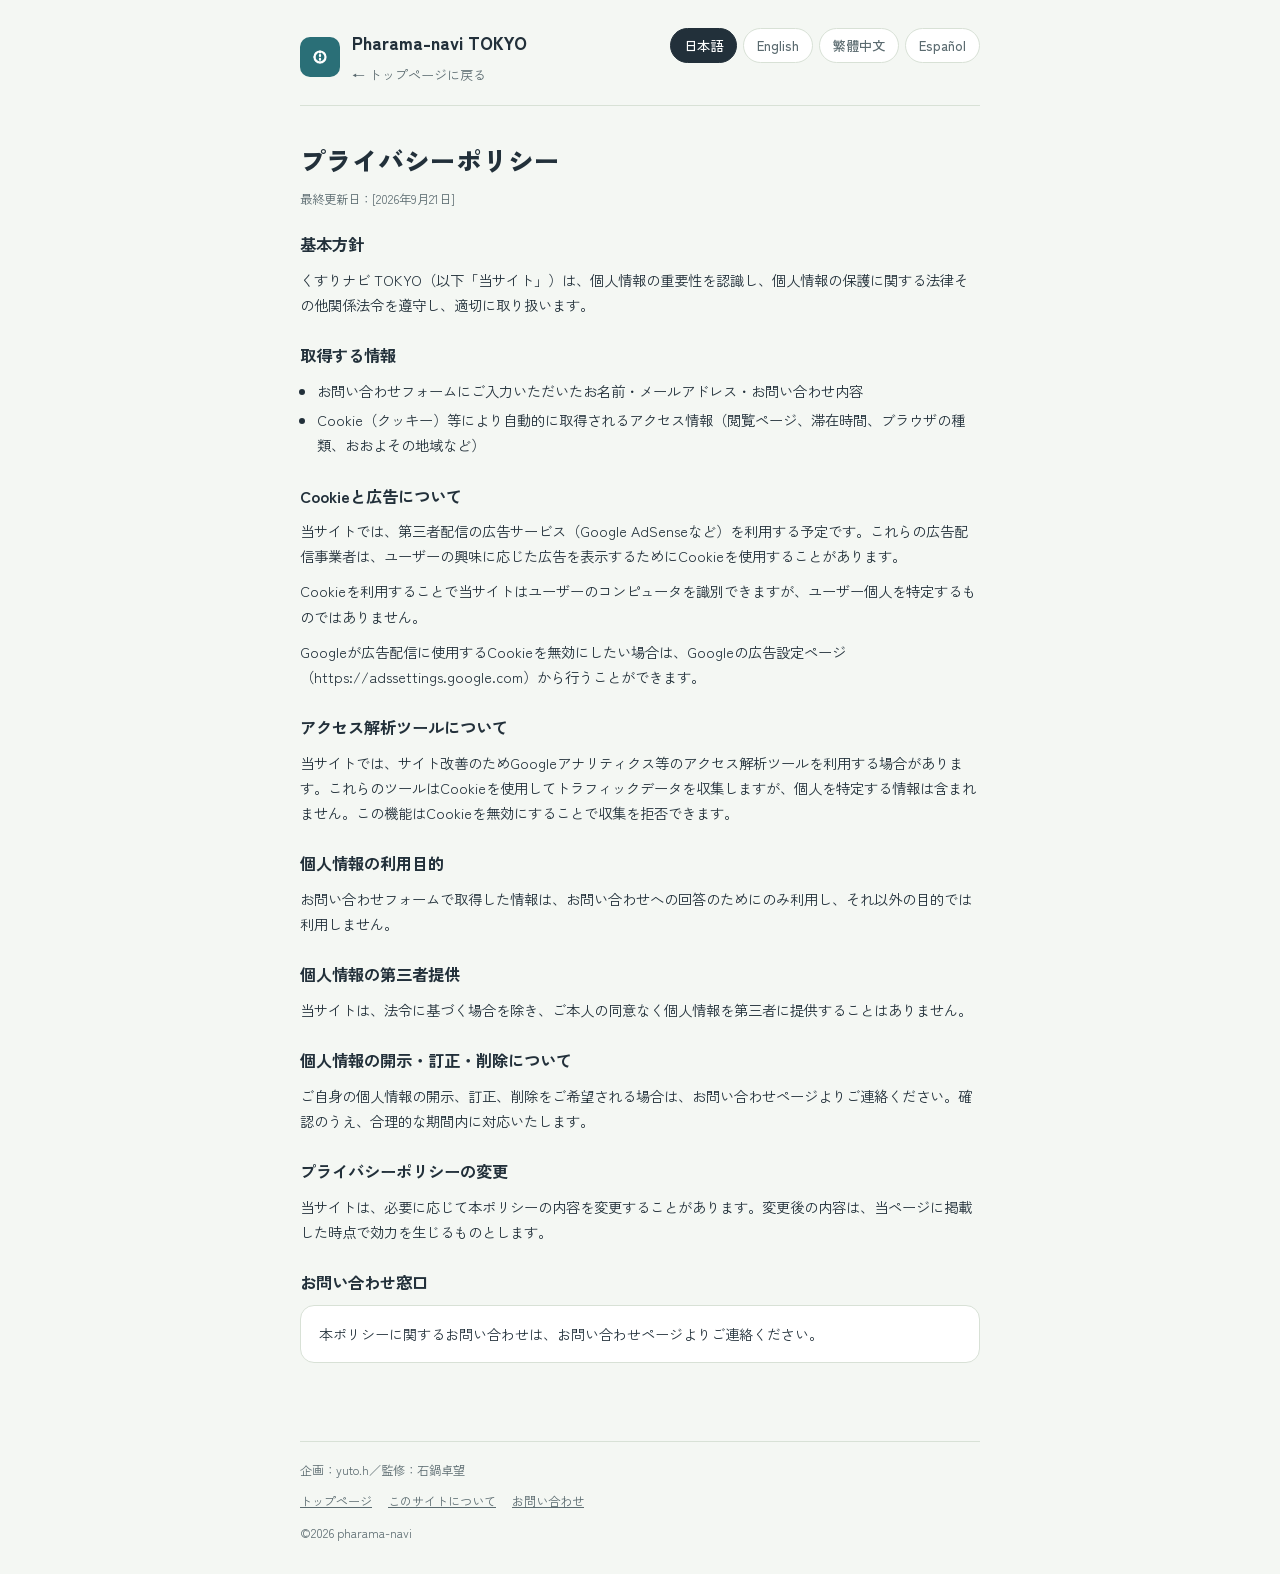
<file: privacy.html>
<!DOCTYPE html>
<html lang="ja">
<head>
<meta charset="UTF-8">
<meta name="viewport" content="width=device-width, initial-scale=1.0">
<title>プライバシーポリシー | ふぁらまーnavi</title>
<link rel="preconnect" href="https://fonts.googleapis.com">
<link rel="preconnect" href="https://fonts.gstatic.com" crossorigin>
<link href="https://fonts.googleapis.com/css2?family=Zen+Kaku+Gothic+New:wght@400;500;700;900&display=swap" rel="stylesheet">
<link rel="stylesheet" href="/privacy.css">
</head>
<body>
<div class="wrap">
  <header>
    <div class="header-row">
      <div class="brand">
        <div class="mark"><svg viewBox="0 0 24 24"><path d="M6 12c0-3.3 2.7-6 6-6s6 2.7 6 6-2.7 6-6 6"/><path d="M6 12c0 3.3 2.7 6 6 6"/><path d="M12 6v12" stroke-dasharray="1 3"/></svg></div>
        <div>
          <p class="site-name" id="siteName"></p>
          <a class="back-link" href="index.html" id="backLink"></a>
        </div>
      </div>
      <div class="lang-switch" id="langSwitch"></div>
    </div>
  </header>

  <main>
    <h1 id="pageTitle"></h1>
    <p class="updated" id="updated"></p>

    <section>
      <h2 id="h2Basic"></h2>
      <p id="pBasic"></p>
    </section>

    <section>
      <h2 id="h2Collect"></h2>
      <ul>
        <li id="liCollect1"></li>
        <li id="liCollect2"></li>
      </ul>
    </section>

    <section>
      <h2 id="h2Ads"></h2>
      <p id="pAds1"></p>
      <p id="pAds2"></p>
      <p id="pAds3"></p>
    </section>

    <section>
      <h2 id="h2Analytics"></h2>
      <p id="pAnalytics"></p>
    </section>

    <section>
      <h2 id="h2Purpose"></h2>
      <p id="pPurpose"></p>
    </section>

    <section>
      <h2 id="h2ThirdParty"></h2>
      <p id="pThirdParty"></p>
    </section>

    <section>
      <h2 id="h2Rights"></h2>
      <p id="pRights"></p>
    </section>

    <section>
      <h2 id="h2Changes"></h2>
      <p id="pChanges"></p>
    </section>

    <section>
      <h2 id="h2ContactHead"></h2>
      <div class="info-box" id="pContact"></div>
    </section>
  </main>

  <footer>
    <span id="footerCredit"></span>
    <nav class="footer-nav">
      <a href="index.html" id="navHome"></a>
      <a href="about.html" id="navAbout"></a>
      <a href="contact.html" id="navContact"></a>
    </nav>
    <span>&copy;2026 pharama-navi</span>
  </footer>
</div>
<script src="/privacy.js" defer></script>
</body>
</html>
</file>
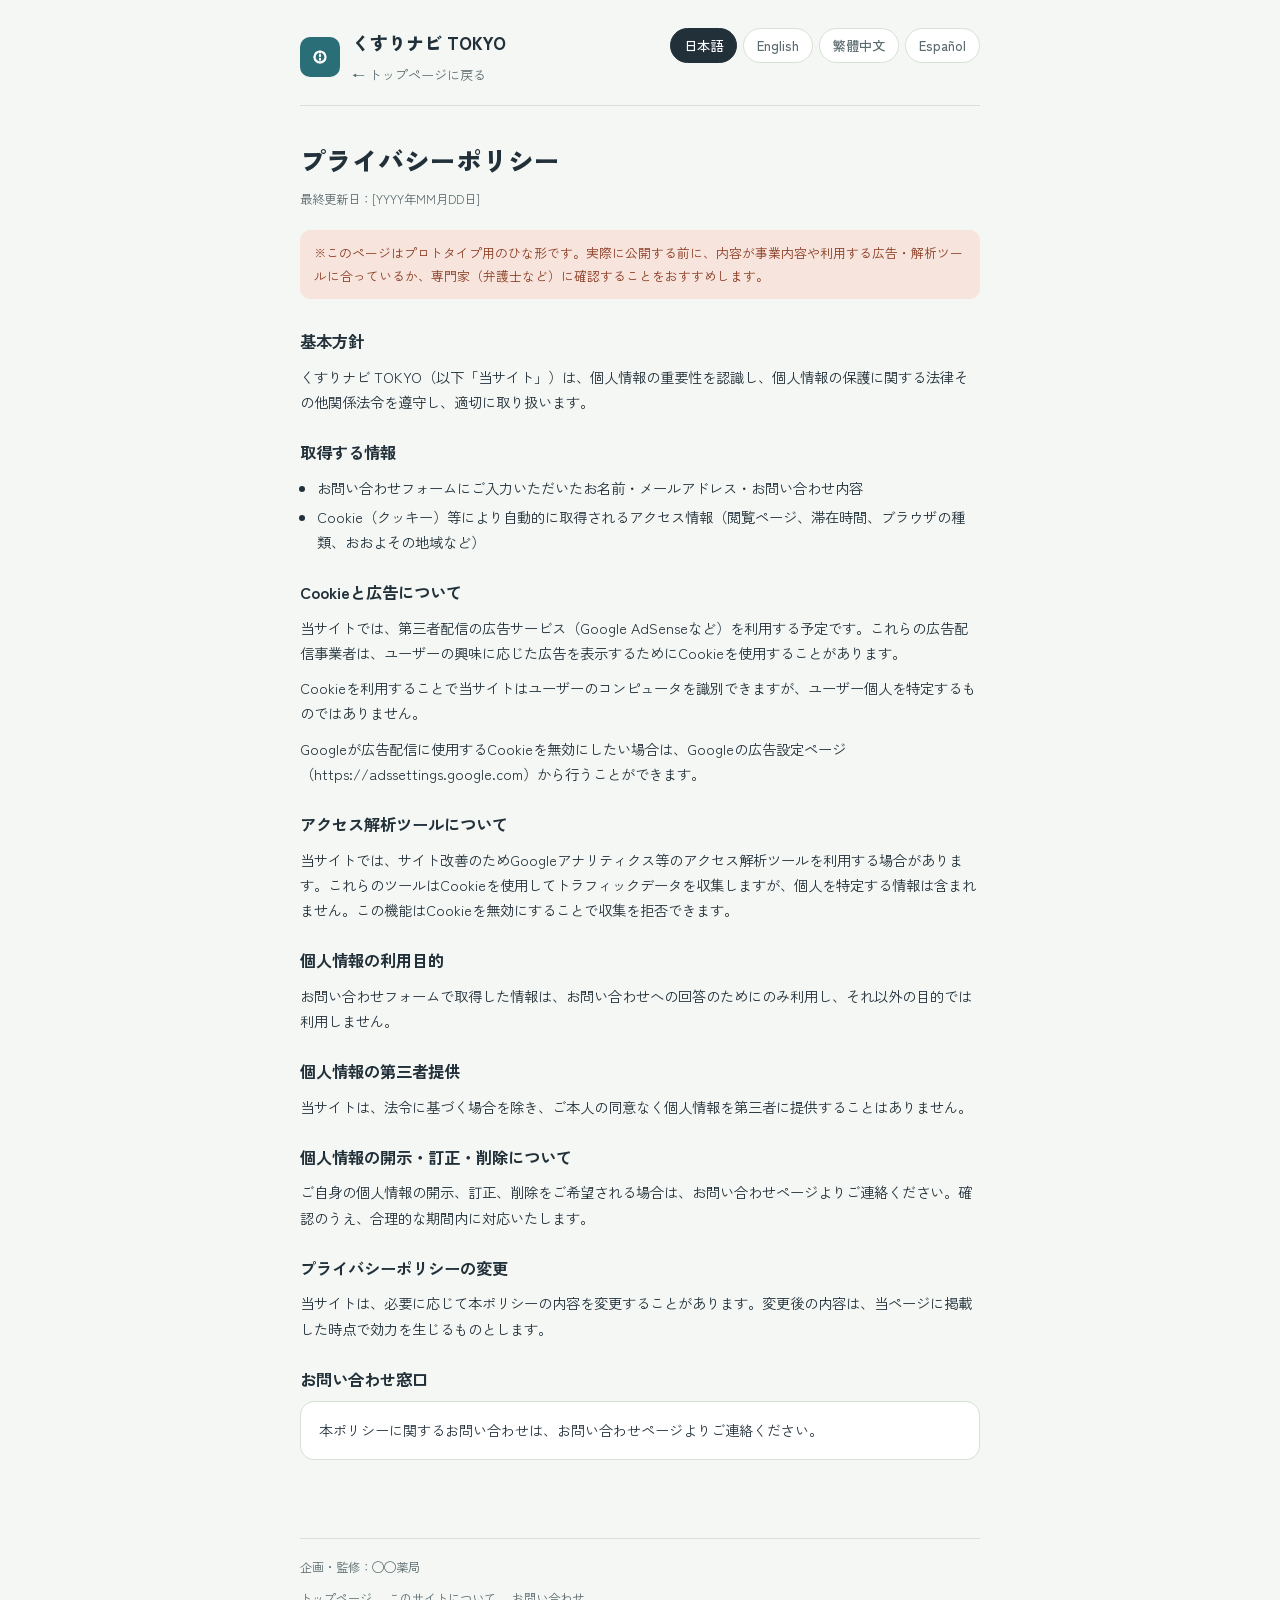
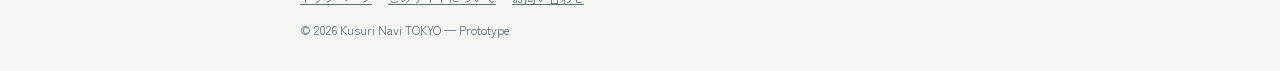
<file: privacywithN.html>
<!DOCTYPE html>
<html lang="ja">
<head>
<meta charset="UTF-8">
<meta name="viewport" content="width=device-width, initial-scale=1.0">
<title>プライバシーポリシー | くすりナビ TOKYO</title>
<link rel="preconnect" href="https://fonts.googleapis.com">
<link rel="preconnect" href="https://fonts.gstatic.com" crossorigin>
<link href="https://fonts.googleapis.com/css2?family=Zen+Kaku+Gothic+New:wght@400;500;700;900&display=swap" rel="stylesheet">
<style>
  :root{
    --bg:#F4F7F3; --bg-card:#FFFFFF; --bg-tab:#E4ECE4; --ink:#22303A; --ink-soft:#5B6B70;
    --accent:#2A6F77; --accent-soft:#DCEBEA; --warn-soft:#F7E4DC; --line:#D8E1D6; --radius:14px;
  }
  *{box-sizing:border-box;}
  html,body{margin:0;padding:0;}
  body{background:var(--bg);color:var(--ink);font-family:'Zen Kaku Gothic New',-apple-system,'Hiragino Sans','Noto Sans TC',sans-serif;line-height:1.75;-webkit-font-smoothing:antialiased;}
  .wrap{max-width:720px;margin:0 auto;padding:0 20px;}
  a{color:var(--accent);}
  header{padding:28px 0 18px;border-bottom:1px solid var(--line);}
  .header-row{display:flex;justify-content:space-between;align-items:flex-start;gap:20px;flex-wrap:wrap;}
  .brand{display:flex;align-items:center;gap:12px;}
  .mark{width:40px;height:40px;flex:none;border-radius:10px;background:var(--accent);display:flex;align-items:center;justify-content:center;}
  .mark svg{width:22px;height:22px;stroke:#fff;fill:none;stroke-width:2.4;stroke-linecap:round;}
  .site-name{font-weight:900;font-size:1.1rem;margin:0;}
  .back-link{font-size:.82rem;color:var(--ink-soft);text-decoration:none;display:inline-block;margin-top:2px;}
  .lang-switch{display:flex;gap:6px;flex-wrap:wrap;}
  .lang-btn{border:1px solid var(--line);background:#fff;color:var(--ink-soft);padding:7px 13px;border-radius:999px;font-size:.82rem;font-weight:500;cursor:pointer;font-family:inherit;}
  .lang-btn.active{background:var(--ink);color:#fff;border-color:var(--ink);}
  main{padding:32px 0 10px;}
  h1{font-size:1.6rem;font-weight:900;margin:0 0 6px;}
  .updated{font-size:.78rem;color:var(--ink-soft);margin:0 0 20px;}
  .dev-note{background:var(--warn-soft);border-radius:10px;padding:12px 14px;font-size:.8rem;margin-bottom:28px;color:#8A3B22;}
  section{margin-bottom:24px;}
  h2{font-size:1.02rem;font-weight:700;margin:0 0 8px;}
  p{font-size:.9rem;margin:0 0 10px;}
  ul{margin:0 0 10px;padding-left:1.2em;font-size:.9rem;}
  li{margin-bottom:4px;}
  .info-box{background:var(--bg-card);border:1px solid var(--line);border-radius:var(--radius);padding:16px 18px;font-size:.88rem;}
  footer{margin:44px 0 30px;padding-top:18px;border-top:1px solid var(--line);font-size:.76rem;color:var(--ink-soft);display:flex;flex-direction:column;gap:10px;}
  .footer-nav{display:flex;gap:16px;flex-wrap:wrap;}
  .footer-nav a{color:var(--ink-soft);text-decoration:underline;font-size:.76rem;}
</style>
</head>
<body>
<div class="wrap">
  <header>
    <div class="header-row">
      <div class="brand">
        <div class="mark"><svg viewBox="0 0 24 24"><path d="M6 12c0-3.3 2.7-6 6-6s6 2.7 6 6-2.7 6-6 6"/><path d="M6 12c0 3.3 2.7 6 6 6"/><path d="M12 6v12" stroke-dasharray="1 3"/></svg></div>
        <div>
          <p class="site-name" id="siteName"></p>
          <a class="back-link" href="index.html" id="backLink"></a>
        </div>
      </div>
      <div class="lang-switch" id="langSwitch"></div>
    </div>
  </header>

  <main>
    <h1 id="pageTitle"></h1>
    <p class="updated" id="updated"></p>
    <div class="dev-note" id="devNote"></div>

    <section>
      <h2 id="h2Basic"></h2>
      <p id="pBasic"></p>
    </section>

    <section>
      <h2 id="h2Collect"></h2>
      <ul>
        <li id="liCollect1"></li>
        <li id="liCollect2"></li>
      </ul>
    </section>

    <section>
      <h2 id="h2Ads"></h2>
      <p id="pAds1"></p>
      <p id="pAds2"></p>
      <p id="pAds3"></p>
    </section>

    <section>
      <h2 id="h2Analytics"></h2>
      <p id="pAnalytics"></p>
    </section>

    <section>
      <h2 id="h2Purpose"></h2>
      <p id="pPurpose"></p>
    </section>

    <section>
      <h2 id="h2ThirdParty"></h2>
      <p id="pThirdParty"></p>
    </section>

    <section>
      <h2 id="h2Rights"></h2>
      <p id="pRights"></p>
    </section>

    <section>
      <h2 id="h2Changes"></h2>
      <p id="pChanges"></p>
    </section>

    <section>
      <h2 id="h2ContactHead"></h2>
      <div class="info-box" id="pContact"></div>
    </section>
  </main>

  <footer>
    <span id="footerCredit"></span>
    <nav class="footer-nav">
      <a href="index.html" id="navHome"></a>
      <a href="about.html" id="navAbout"></a>
      <a href="contact.html" id="navContact"></a>
    </nav>
    <span>&copy; 2026 Kusuri Navi TOKYO — Prototype</span>
  </footer>
</div>

<script>
const translations = {
  ja:{
    siteName:"くすりナビ TOKYO", backLink:"← トップページに戻る",
    pageTitle:"プライバシーポリシー", updated:"最終更新日：[YYYY年MM月DD日]",
    devNote:"※このページはプロトタイプ用のひな形です。実際に公開する前に、内容が事業内容や利用する広告・解析ツールに合っているか、専門家（弁護士など）に確認することをおすすめします。",
    h2Basic:"基本方針",
    pBasic:"くすりナビ TOKYO（以下「当サイト」）は、個人情報の重要性を認識し、個人情報の保護に関する法律その他関係法令を遵守し、適切に取り扱います。",
    h2Collect:"取得する情報",
    liCollect1:"お問い合わせフォームにご入力いただいたお名前・メールアドレス・お問い合わせ内容",
    liCollect2:"Cookie（クッキー）等により自動的に取得されるアクセス情報（閲覧ページ、滞在時間、ブラウザの種類、おおよその地域など）",
    h2Ads:"Cookieと広告について",
    pAds1:"当サイトでは、第三者配信の広告サービス（Google AdSenseなど）を利用する予定です。これらの広告配信事業者は、ユーザーの興味に応じた広告を表示するためにCookieを使用することがあります。",
    pAds2:"Cookieを利用することで当サイトはユーザーのコンピュータを識別できますが、ユーザー個人を特定するものではありません。",
    pAds3:"Googleが広告配信に使用するCookieを無効にしたい場合は、Googleの広告設定ページ（https://adssettings.google.com）から行うことができます。",
    h2Analytics:"アクセス解析ツールについて",
    pAnalytics:"当サイトでは、サイト改善のためGoogleアナリティクス等のアクセス解析ツールを利用する場合があります。これらのツールはCookieを使用してトラフィックデータを収集しますが、個人を特定する情報は含まれません。この機能はCookieを無効にすることで収集を拒否できます。",
    h2Purpose:"個人情報の利用目的",
    pPurpose:"お問い合わせフォームで取得した情報は、お問い合わせへの回答のためにのみ利用し、それ以外の目的では利用しません。",
    h2ThirdParty:"個人情報の第三者提供",
    pThirdParty:"当サイトは、法令に基づく場合を除き、ご本人の同意なく個人情報を第三者に提供することはありません。",
    h2Rights:"個人情報の開示・訂正・削除について",
    pRights:"ご自身の個人情報の開示、訂正、削除をご希望される場合は、お問い合わせページよりご連絡ください。確認のうえ、合理的な期間内に対応いたします。",
    h2Changes:"プライバシーポリシーの変更",
    pChanges:"当サイトは、必要に応じて本ポリシーの内容を変更することがあります。変更後の内容は、当ページに掲載した時点で効力を生じるものとします。",
    h2ContactHead:"お問い合わせ窓口",
    pContact:"本ポリシーに関するお問い合わせは、お問い合わせページよりご連絡ください。",
    footerCredit:"企画・監修：◯◯薬局", navHome:"トップページ", navAbout:"このサイトについて", navContact:"お問い合わせ"
  },
  en:{
    siteName:"Kusuri Navi TOKYO", backLink:"← Back to home",
    pageTitle:"Privacy Policy", updated:"Last updated: [YYYY-MM-DD]",
    devNote:"Note: this page is a prototype template. Before publishing, please have the content reviewed by a professional (e.g. a lawyer) to make sure it matches your actual business and the ad/analytics tools you use.",
    h2Basic:"Basic policy",
    pBasic:"Kusuri Navi TOKYO (\"this site\") recognizes the importance of personal information and handles it appropriately in compliance with Japan's Act on the Protection of Personal Information and other applicable laws.",
    h2Collect:"Information we collect",
    liCollect1:"Name, email address, and message content you enter into the contact form",
    liCollect2:"Access data collected automatically via cookies (pages viewed, time on site, browser type, approximate region, etc.)",
    h2Ads:"Cookies and advertising",
    pAds1:"This site plans to use third-party advertising services (such as Google AdSense). These advertising vendors may use cookies to serve ads based on a user's interests.",
    pAds2:"Cookies allow this site to recognize a user's computer, but they do not identify the individual user.",
    pAds3:"You can opt out of Google's use of cookies for ad personalization by visiting Google's Ads Settings page (https://adssettings.google.com).",
    h2Analytics:"Analytics tools",
    pAnalytics:"This site may use analytics tools such as Google Analytics to help improve the site. These tools use cookies to collect traffic data, but this data does not identify you personally. You can decline this data collection by disabling cookies.",
    h2Purpose:"Purpose of use",
    pPurpose:"Information collected through the contact form is used solely to respond to your inquiry and for no other purpose.",
    h2ThirdParty:"Disclosure to third parties",
    pThirdParty:"This site will not disclose personal information to third parties without your consent, except where required by law.",
    h2Rights:"Disclosure, correction, and deletion",
    pRights:"If you would like to request disclosure, correction, or deletion of your personal information, please contact us via the contact page. We will respond within a reasonable time after verification.",
    h2Changes:"Changes to this policy",
    pChanges:"This site may revise this policy as needed. Any revised policy takes effect as soon as it is posted on this page.",
    h2ContactHead:"Contact for privacy inquiries",
    pContact:"For questions about this policy, please contact us via the contact page.",
    footerCredit:"Planned & supervised by [Pharmacy Name]", navHome:"Home", navAbout:"About Us", navContact:"Contact"
  },
  zh:{
    siteName:"藥品導覽 TOKYO", backLink:"← 返回首頁",
    pageTitle:"隱私權政策", updated:"最後更新日：[YYYY年MM月DD日]",
    devNote:"※本頁為原型範本。正式公開前，建議請專業人士（如律師）確認內容是否符合您實際的營運內容與所使用的廣告／分析工具。",
    h2Basic:"基本方針",
    pBasic:"藥品導覽 TOKYO（以下稱「本網站」）認知個人資訊的重要性，並遵守日本個人資訊保護法及其他相關法令，妥善處理個人資訊。",
    h2Collect:"蒐集之資訊",
    liCollect1:"您於聯絡表單輸入的姓名、電子郵件地址與詢問內容",
    liCollect2:"透過Cookie等自動蒐集的存取資訊（瀏覽頁面、停留時間、瀏覽器類型、大致地區等）",
    h2Ads:"關於Cookie與廣告",
    pAds1:"本網站預計使用第三方廣告服務（如Google AdSense）。這些廣告業者可能會使用Cookie，依使用者興趣顯示廣告。",
    pAds2:"Cookie可讓本網站識別使用者的電腦，但無法識別使用者個人身分。",
    pAds3:"若您希望停用Google用於廣告個人化的Cookie，可透過Google廣告設定頁面（https://adssettings.google.com）進行設定。",
    h2Analytics:"關於流量分析工具",
    pAnalytics:"本網站可能為改善網站而使用Google Analytics等流量分析工具。這些工具會透過Cookie蒐集流量資料，但不包含可識別個人的資訊。您可透過停用Cookie拒絕此類資料蒐集。",
    h2Purpose:"個人資訊之使用目的",
    pPurpose:"透過聯絡表單取得之資訊，僅用於回覆您的詢問，不作其他用途使用。",
    h2ThirdParty:"個人資訊之第三方提供",
    pThirdParty:"除法令另有規定外，本網站不會在未經本人同意之情況下，將個人資訊提供予第三方。",
    h2Rights:"個人資訊之揭露、更正與刪除",
    pRights:"若您希望申請揭露、更正或刪除您的個人資訊，請透過聯絡我們頁面與我們聯繫。經確認後，我們將於合理期間內回覆處理。",
    h2Changes:"隱私權政策之變更",
    pChanges:"本網站得視需要變更本政策之內容。變更後之內容自公布於本頁面時起生效。",
    h2ContactHead:"隱私權相關詢問窗口",
    pContact:"若對本政策有任何疑問，請透過聯絡我們頁面與我們聯繫。",
    footerCredit:"企劃・監修：○○藥局", navHome:"首頁", navAbout:"關於本站", navContact:"聯絡我們"
  },
  es:{
    siteName:"Kusuri Navi TOKYO", backLink:"← Volver al inicio",
    pageTitle:"Política de privacidad", updated:"Última actualización: [AAAA-MM-DD]",
    devNote:"Nota: esta página es una plantilla de prototipo. Antes de publicarla, se recomienda que un profesional (por ejemplo, un abogado) revise el contenido para asegurarse de que coincide con su actividad real y con las herramientas de publicidad/analítica que utilice.",
    h2Basic:"Política básica",
    pBasic:"Kusuri Navi TOKYO (\"este sitio\") reconoce la importancia de la información personal y la gestiona adecuadamente conforme a la Ley de Protección de Información Personal de Japón y otras leyes aplicables.",
    h2Collect:"Información que recopilamos",
    liCollect1:"Nombre, dirección de correo electrónico y contenido del mensaje que ingrese en el formulario de contacto",
    liCollect2:"Datos de acceso recopilados automáticamente mediante cookies (páginas visitadas, tiempo en el sitio, tipo de navegador, región aproximada, etc.)",
    h2Ads:"Cookies y publicidad",
    pAds1:"Este sitio planea utilizar servicios de publicidad de terceros (como Google AdSense). Estos proveedores publicitarios pueden usar cookies para mostrar anuncios según los intereses del usuario.",
    pAds2:"Las cookies permiten que este sitio reconozca la computadora del usuario, pero no identifican al usuario individualmente.",
    pAds3:"Puede optar por no recibir anuncios personalizados de Google visitando la página de Configuración de anuncios de Google (https://adssettings.google.com).",
    h2Analytics:"Herramientas de análisis",
    pAnalytics:"Este sitio puede utilizar herramientas de análisis como Google Analytics para mejorar el sitio. Estas herramientas usan cookies para recopilar datos de tráfico, pero estos datos no lo identifican personalmente. Puede rechazar esta recopilación desactivando las cookies.",
    h2Purpose:"Finalidad del uso",
    pPurpose:"La información recopilada a través del formulario de contacto se utiliza únicamente para responder a su consulta y para ningún otro fin.",
    h2ThirdParty:"Divulgación a terceros",
    pThirdParty:"Este sitio no divulgará información personal a terceros sin su consentimiento, salvo que la ley lo exija.",
    h2Rights:"Divulgación, corrección y eliminación",
    pRights:"Si desea solicitar la divulgación, corrección o eliminación de su información personal, contáctenos a través de la página de contacto. Responderemos dentro de un plazo razonable tras la verificación.",
    h2Changes:"Cambios a esta política",
    pChanges:"Este sitio puede revisar esta política según sea necesario. La política revisada entra en vigor en cuanto se publica en esta página.",
    h2ContactHead:"Contacto para consultas de privacidad",
    pContact:"Para preguntas sobre esta política, contáctenos a través de la página de contacto.",
    footerCredit:"Planificado y supervisado por [Nombre de la farmacia]", navHome:"Inicio", navAbout:"Sobre nosotros", navContact:"Contacto"
  }
};
const langNames = {ja:"日本語", en:"English", zh:"繁體中文", es:"Español"};
let currentLang = "ja";
try{ const saved = localStorage.getItem("kn_lang"); if(saved && translations[saved]) currentLang = saved; }catch(e){}

function t(key){ return translations[currentLang][key]; }

function renderLangSwitch(){
  const el = document.getElementById("langSwitch");
  el.innerHTML = Object.keys(langNames).map(l=>`<button class="lang-btn${l===currentLang?" active":""}" data-lang="${l}">${langNames[l]}</button>`).join("");
  el.querySelectorAll(".lang-btn").forEach(btn=>{
    btn.addEventListener("click", ()=>{
      if(btn.dataset.lang === currentLang) return;
      currentLang = btn.dataset.lang;
      try{ localStorage.setItem("kn_lang", currentLang); }catch(e){}
      renderAll();
    });
  });
}

function renderAll(){
  document.documentElement.lang = currentLang;
  document.title = t("pageTitle") + " | " + t("siteName");
  [
    "siteName","backLink","pageTitle","updated","devNote",
    "h2Basic","pBasic","h2Collect","liCollect1","liCollect2",
    "h2Ads","pAds1","pAds2","pAds3","h2Analytics","pAnalytics",
    "h2Purpose","pPurpose","h2ThirdParty","pThirdParty",
    "h2Rights","pRights","h2Changes","pChanges","h2ContactHead","pContact",
    "footerCredit","navHome","navAbout","navContact"
  ].forEach(id=>{
    const el = document.getElementById(id);
    if(el) el.textContent = t(id);
  });
  renderLangSwitch();
}
renderAll();
</script>
</body>
</html>
</file>
<file: style.css>
:root{
    --bg:#F4F7F3;
    --bg-card:#FFFFFF;
    --bg-tab:#E4ECE4;
    --bg-tab-active:#2A6F77;
    --ink:#22303A;
    --ink-soft:#5B6B70;
    --accent:#2A6F77;
    --accent-soft:#DCEBEA;
    --warn:#C1502E;
    --warn-soft:#F7E4DC;
    --track:#D7E2D7;
    --line:#D8E1D6;
    --radius:14px;
  }
  *{box-sizing:border-box;}
  html,body{margin:0;padding:0;}
  body{
    background:var(--bg);
    color:var(--ink);
    font-family:'Zen Kaku Gothic New', -apple-system, 'Hiragino Sans', 'Noto Sans TC', sans-serif;
    line-height:1.7;
    -webkit-font-smoothing:antialiased;
  }
  .wrap{max-width:960px;margin:0 auto;padding:0 20px;}
  a{color:inherit;}

  /* Header */
  header{
    padding:28px 0 18px;
    border-bottom:1px solid var(--line);
  }
  .header-row{
    display:flex;justify-content:space-between;align-items:flex-start;gap:20px;flex-wrap:wrap;
  }
  .brand{display:flex;align-items:center;gap:12px;}
  .mark{
    width:40px;height:40px;flex:none;border-radius:10px;
    background:var(--accent);
    display:flex;align-items:center;justify-content:center;
  }
  .mark svg{width:22px;height:22px;stroke:#fff;fill:none;stroke-width:2.4;stroke-linecap:round;}
  .site-name{font-weight:900;font-size:1.32rem;letter-spacing:.01em;margin:0;}
  .tagline{margin:2px 0 0;color:var(--ink-soft);font-size:.86rem;}
  .lang-switch{display:flex;gap:6px;flex-wrap:wrap;}
  .lang-btn{
    border:1px solid var(--line);background:#fff;color:var(--ink-soft);
    padding:7px 13px;border-radius:999px;font-size:.82rem;font-weight:500;
    cursor:pointer;transition:background .15s, color .15s, border-color .15s;
    font-family:inherit;
  }
  .lang-btn:hover{border-color:var(--accent);}
  .lang-btn.active{background:var(--ink);color:#fff;border-color:var(--ink);}

  .pharmacist-note{
    margin-top:14px;font-size:.78rem;color:var(--ink-soft);
    display:inline-flex;align-items:center;gap:6px;
  }
  .pharmacist-note::before{content:"";width:6px;height:6px;border-radius:50%;background:var(--accent);}

  /* Hero */
  .hero{padding:30px 0 8px;}
  .hero p{max-width:60ch;font-size:1rem;color:var(--ink);}

  /* Ad placeholder */
  .ad-slot{
    margin:26px 0;
    border:1.5px dashed #B9C7B7;
    border-radius:var(--radius);
    padding:16px;
    text-align:center;
    font-size:.78rem;
    color:var(--ink-soft);
    background:repeating-linear-gradient(135deg, rgba(0,0,0,.015) 0 10px, transparent 10px 20px);
  }

  /* Tabs */
  .tabs{
    position:sticky;top:0;z-index:10;
    background:rgba(244,247,243,.92);
    backdrop-filter:blur(6px);
    padding:14px 0;
    margin-top:10px;
    border-bottom:1px solid var(--line);
  }
  .tabs-label{font-size:.74rem;color:var(--ink-soft);margin:0 0 8px;font-weight:500;}
  .tab-row{display:flex;gap:8px;overflow-x:auto;padding-bottom:2px;}
  .tab-btn{
    flex:none;
    display:flex;align-items:center;gap:8px;
    background:var(--bg-tab);
    border:1px solid transparent;
    color:var(--ink);
    padding:9px 14px;
    border-radius:999px;
    font-size:.86rem;font-weight:500;
    cursor:pointer;font-family:inherit;
    transition:background .18s, color .18s;
    white-space:nowrap;
  }
  .tab-btn svg{width:17px;height:17px;stroke:currentColor;fill:none;stroke-width:2.2;stroke-linecap:round;stroke-linejoin:round;}
  .tab-btn.active{background:var(--bg-tab-active);color:#fff;}

  /* Panel */
  .panel{padding:26px 0 10px;}
  .panel.fade{opacity:0;transform:translateY(6px);}
  .panel{transition:opacity .22s ease, transform .22s ease;}
  .symptom-title{font-size:1.5rem;font-weight:900;margin:0 0 6px;}
  .symptom-desc{color:var(--ink-soft);font-size:.9rem;max-width:62ch;margin:0 0 22px;}

  .grid{
    display:grid;grid-template-columns:repeat(auto-fill, minmax(270px,1fr));
    gap:16px;
  }
  .card{
    background:var(--bg-card);
    border:1px solid var(--line);
    border-radius:var(--radius);
    padding:18px 18px 16px;
    position:relative;
  }
  .card::before{
    content:"";position:absolute;top:0;left:18px;right:18px;height:0;
    border-top:1.5px dashed #CBD8C9;
  }
  .prod-name{font-weight:700;font-size:1.02rem;margin:6px 0 2px;}
  .prod-ingredient{font-size:.74rem;color:var(--accent);font-weight:500;margin:0 0 10px;}
  .prod-desc{font-size:.85rem;color:var(--ink);margin:0 0 14px;}

  .gauge-block{margin-bottom:10px;}
  .gauge-label{font-size:.72rem;color:var(--ink-soft);margin:0 0 4px;font-weight:500;}
  .gauge-row{display:flex;align-items:center;gap:8px;}
  .gauge-end{font-size:.68rem;color:var(--ink-soft);flex:none;width:34px;}
  .gauge-end.right{text-align:right;}
  .gauge-bar{flex:1;display:flex;gap:3px;height:8px;}
  .seg{flex:1;border-radius:3px;background:var(--track);}
  .seg.filled{background:var(--accent);}

  .caution{
    display:flex;gap:6px;align-items:flex-start;
    background:var(--warn-soft);color:#8A3B22;
    border-radius:8px;padding:8px 10px;margin:12px 0 12px;
    font-size:.76rem;
  }
  .caution svg{width:14px;height:14px;flex:none;margin-top:2px;stroke:#8A3B22;fill:none;stroke-width:2.4;}

  .prod-meta{border-top:1px solid var(--line);margin-top:12px;padding-top:10px;}
  .meta-row{display:flex;gap:8px;font-size:.76rem;margin-bottom:5px;}
  .meta-row .k{color:var(--ink-soft);flex:none;width:76px;}
  .meta-row .v{font-family:'JetBrains Mono', monospace;font-size:.72rem;font-weight:500;letter-spacing:-.01em;}
  .meta-row.buy .v{font-family:inherit;font-weight:500;}

  /* Product photo slot */
  .prod-photo{
    width:100%;height:140px;border-radius:9px;overflow:hidden;
    background:var(--bg-tab);margin-bottom:12px;
    display:flex;align-items:center;justify-content:center;position:relative;
  }
  .prod-photo img{width:100%;height:100%;object-fit:cover;display:block;}
  .prod-photo-placeholder{
    display:flex;flex-direction:column;align-items:center;gap:6px;
    color:var(--track);
  }
  .prod-photo-placeholder svg{width:32px;height:32px;stroke:var(--track);fill:none;stroke-width:1.8;}
  .prod-photo-placeholder span{font-size:.65rem;color:var(--track);}

  /* Pick card photo */
  .pick-photo{
    width:100%;height:110px;border-radius:8px;overflow:hidden;
    background:var(--bg-tab);margin-bottom:10px;
    display:flex;align-items:center;justify-content:center;
  }
  .pick-photo img{width:100%;height:100%;object-fit:cover;}
  .pick-photo-placeholder{color:var(--track);}
  .pick-photo-placeholder svg{width:28px;height:28px;stroke:var(--track);fill:none;stroke-width:1.8;}

  /* Quiz */
  .quiz-section{
    background:var(--bg-card);border:1px solid var(--line);border-radius:var(--radius);
    padding:22px 22px 24px;margin:26px 0;
  }
  .quiz-title{font-size:1.15rem;font-weight:900;margin:0 0 4px;}
  .quiz-subtitle{color:var(--ink-soft);font-size:.85rem;margin:0 0 18px;}
  .quiz-step-label{font-size:.72rem;color:var(--accent);font-weight:700;margin:0 0 12px;letter-spacing:.03em;text-transform:uppercase;}
  .quiz-options{display:grid;grid-template-columns:repeat(auto-fill,minmax(150px,1fr));gap:10px;}
  .quiz-opt{
    border:1.5px solid var(--line);background:#fff;border-radius:10px;
    padding:14px 12px;cursor:pointer;font-family:inherit;font-size:.86rem;font-weight:500;
    color:var(--ink);text-align:left;transition:border-color .15s, background .15s;
    display:flex;align-items:center;gap:8px;
  }
  .quiz-opt:hover{border-color:var(--accent);background:var(--accent-soft);}
  .quiz-opt svg{width:18px;height:18px;stroke:var(--accent);fill:none;stroke-width:2.2;flex:none;}
  .quiz-back{background:none;border:none;color:var(--ink-soft);font-size:.78rem;cursor:pointer;padding:0;margin:0 0 14px;font-family:inherit;text-decoration:underline;}
  .quiz-result-badge{display:inline-block;background:var(--accent);color:#fff;font-size:.7rem;font-weight:700;padding:4px 10px;border-radius:999px;margin-bottom:12px;}
  .quiz-reason{font-size:.84rem;color:var(--ink);background:var(--accent-soft);border-radius:10px;padding:10px 12px;margin-bottom:14px;}
  .quiz-restart{margin-top:14px;background:var(--ink);color:#fff;border:none;padding:10px 18px;border-radius:999px;font-size:.82rem;font-weight:500;cursor:pointer;font-family:inherit;}

  /* Product format badge */
  .prod-format{
    display:inline-flex;align-items:center;gap:4px;font-size:.68rem;color:var(--ink-soft);
    background:var(--bg-tab);padding:3px 8px;border-radius:999px;margin-bottom:8px;font-weight:500;
  }
  .prod-format svg{width:12px;height:12px;stroke:var(--ink-soft);fill:none;stroke-width:2.2;}

  /* Editor's picks */
  .picks{margin:40px 0 0;}
  .picks h2{font-size:1.2rem;margin:0 0 4px;}
  .picks .lead{color:var(--ink-soft);font-size:.85rem;margin:0 0 16px;}
  .picks-row{display:flex;gap:14px;overflow-x:auto;padding-bottom:8px;}
  .pick-card{
    flex:none;width:240px;background:var(--bg-card);border:1px solid var(--line);
    border-radius:var(--radius);padding:16px;
  }
  .pick-badge{font-size:.66rem;font-weight:700;color:var(--accent);text-transform:uppercase;letter-spacing:.03em;margin:0 0 8px;}
  .pick-symptom{font-size:.7rem;color:var(--ink-soft);margin:0 0 2px;}
  .pick-name{font-weight:700;font-size:.95rem;margin:0 0 8px;}
  .pick-comment{font-size:.82rem;color:var(--ink-soft);font-style:italic;margin:0;}

  /* Disclaimer */
  .disclaimer{
    margin:34px 0 0;
    border-left:3px solid var(--accent);
    background:var(--accent-soft);
    border-radius:0 10px 10px 0;
    padding:16px 18px;
  }
  .disclaimer h3{margin:0 0 6px;font-size:.92rem;}
  .disclaimer p{margin:0;font-size:.8rem;color:var(--ink);}

  /* Summary table */
  .summary{margin:40px 0 0;}
  .summary h2{font-size:1.2rem;margin:0 0 4px;}
  .summary .lead{color:var(--ink-soft);font-size:.85rem;margin:0 0 16px;}
  table{width:100%;border-collapse:collapse;font-size:.84rem;}
  th,td{text-align:left;padding:9px 10px;border-bottom:1px solid var(--line);}
  th{color:var(--ink-soft);font-weight:500;font-size:.74rem;}
  td.sym-cell{white-space:nowrap;color:var(--ink-soft);}

  footer{
    margin:44px 0 30px;padding-top:18px;border-top:1px solid var(--line);
    font-size:.76rem;color:var(--ink-soft);
    display:flex;justify-content:space-between;flex-wrap:wrap;gap:10px 20px;
  }
  .footer-nav{display:flex;gap:16px;flex-wrap:wrap;order:3;width:100%;}
  .footer-nav a{color:var(--ink-soft);text-decoration:underline;font-size:.76rem;}
  .footer-nav a:hover{color:var(--accent);}

  @media (max-width:560px){
    .header-row{flex-direction:column;}
    .meta-row .k{width:64px;}
  }
   /* 表・裏の2枚並べ（追加分） */
  .prod-photo-row{display:flex;gap:6px;margin-bottom:12px;}
  .prod-photo-row .prod-photo{width:auto;flex:1;height:120px;margin-bottom:0;}
  .prod-photo-label{position:absolute;top:5px;left:6px;font-size:.62rem;font-weight:700;color:#fff;background:rgba(34,48,58,.55);padding:1px 7px;border-radius:999px;}
  .prod-photo-row .prod-photo-placeholder svg{width:24px;height:24px;}
</file>
<file: about.css>
:root{
    --bg:#F4F7F3; --bg-card:#FFFFFF; --bg-tab:#E4ECE4; --ink:#22303A; --ink-soft:#5B6B70;
    --accent:#2A6F77; --accent-soft:#DCEBEA; --line:#D8E1D6; --radius:14px;
  }
  *{box-sizing:border-box;}
  html,body{margin:0;padding:0;}
  body{background:var(--bg);color:var(--ink);font-family:'Zen Kaku Gothic New',-apple-system,'Hiragino Sans','Noto Sans TC',sans-serif;line-height:1.75;-webkit-font-smoothing:antialiased;}
  .wrap{max-width:720px;margin:0 auto;padding:0 20px;}
  a{color:var(--accent);}
  header{padding:28px 0 18px;border-bottom:1px solid var(--line);}
  .header-row{display:flex;justify-content:space-between;align-items:flex-start;gap:20px;flex-wrap:wrap;}
  .brand{display:flex;align-items:center;gap:12px;}
  .mark{width:40px;height:40px;flex:none;border-radius:10px;background:var(--accent);display:flex;align-items:center;justify-content:center;}
  .mark svg{width:22px;height:22px;stroke:#fff;fill:none;stroke-width:2.4;stroke-linecap:round;}
  .site-name{font-weight:900;font-size:1.1rem;margin:0;}
  .back-link{font-size:.82rem;color:var(--ink-soft);text-decoration:none;display:inline-block;margin-top:2px;}
  .lang-switch{display:flex;gap:6px;flex-wrap:wrap;}
  .lang-btn{border:1px solid var(--line);background:#fff;color:var(--ink-soft);padding:7px 13px;border-radius:999px;font-size:.82rem;font-weight:500;cursor:pointer;font-family:inherit;}
  .lang-btn.active{background:var(--ink);color:#fff;border-color:var(--ink);}
  main{padding:32px 0 10px;}
  h1{font-size:1.6rem;font-weight:900;margin:0 0 6px;}
  .updated{font-size:.78rem;color:var(--ink-soft);margin:0 0 28px;}
  section{margin-bottom:26px;}
  h2{font-size:1.05rem;font-weight:700;margin:0 0 8px;}
  p{font-size:.92rem;margin:0 0 10px;white-space:pre-line;}
  .info-box{background:var(--bg-card);border:1px solid var(--line);border-radius:var(--radius);padding:16px 18px;font-size:.88rem;}
  .info-box .row{display:flex;gap:8px;margin-bottom:6px;}
  .info-box .k{color:var(--ink-soft);flex:none;width:110px;}
  .note{background:var(--accent-soft);border-radius:10px;padding:12px 14px;font-size:.82rem;}
  footer{margin:44px 0 30px;padding-top:18px;border-top:1px solid var(--line);font-size:.76rem;color:var(--ink-soft);display:flex;flex-direction:column;gap:10px;}
  .footer-nav{display:flex;gap:16px;flex-wrap:wrap;}
  .footer-nav a{color:var(--ink-soft);text-decoration:underline;font-size:.76rem;}
</file>
<file: articles.css>
:root{
    --bg:#F4F7F3; --bg-card:#FFFFFF; --bg-tab:#E4ECE4; --ink:#22303A; --ink-soft:#5B6B70;
    --accent:#2A6F77; --accent-soft:#DCEBEA; --line:#D8E1D6; --radius:14px;
  }
  *{box-sizing:border-box;}
  html,body{margin:0;padding:0;}
  body{background:var(--bg);color:var(--ink);font-family:'Zen Kaku Gothic New',-apple-system,'Hiragino Sans','Noto Sans TC',sans-serif;line-height:1.8;-webkit-font-smoothing:antialiased;}
  .wrap{max-width:720px;margin:0 auto;padding:0 20px;}
  a{color:var(--accent);}
  header{padding:28px 0 18px;border-bottom:1px solid var(--line);}
  .header-row{display:flex;justify-content:space-between;align-items:flex-start;gap:20px;flex-wrap:wrap;}
  .brand{display:flex;align-items:center;gap:12px;}
  .mark{width:40px;height:40px;flex:none;border-radius:10px;background:var(--accent);display:flex;align-items:center;justify-content:center;}
  .mark svg{width:22px;height:22px;stroke:#fff;fill:none;stroke-width:2.4;stroke-linecap:round;}
  .site-name{font-weight:900;font-size:1.1rem;margin:0;}
  .back-link{font-size:.82rem;color:var(--ink-soft);text-decoration:none;display:inline-block;margin-top:2px;}
  .lang-switch{display:flex;gap:6px;flex-wrap:wrap;}
  .lang-btn{border:1px solid var(--line);background:#fff;color:var(--ink-soft);padding:7px 13px;border-radius:999px;font-size:.82rem;font-weight:500;cursor:pointer;font-family:inherit;}
  .lang-btn.active{background:var(--ink);color:#fff;border-color:var(--ink);}
  main{padding:32px 0 10px;}
  h1{font-size:1.6rem;font-weight:900;margin:0 0 6px;}
  .lead{font-size:.9rem;color:var(--ink-soft);margin:0 0 26px;}

  .article-grid{display:flex;flex-direction:column;gap:14px;}
  .article-card{
    background:var(--bg-card);border:1px solid var(--line);border-radius:var(--radius);
    padding:18px 20px;cursor:pointer;transition:border-color .15s;
  }
  .article-card:hover{border-color:var(--accent);}
  .article-date{font-size:.72rem;color:var(--ink-soft);margin:0 0 6px;font-weight:500;}
  .article-title{font-size:1.05rem;font-weight:700;margin:0 0 8px;}
  .article-excerpt{font-size:.86rem;color:var(--ink-soft);margin:0 0 10px;}
  .article-readmore{font-size:.8rem;font-weight:700;color:var(--accent);}

  .detail-back{background:none;border:none;color:var(--ink-soft);font-size:.82rem;cursor:pointer;padding:0;margin:0 0 18px;font-family:inherit;text-decoration:underline;}
  .detail-date{font-size:.76rem;color:var(--ink-soft);margin:0 0 4px;font-weight:500;}
  .detail-title{font-size:1.4rem;font-weight:900;margin:0 0 20px;line-height:1.4;}
  .detail-body p{font-size:.92rem;margin:0 0 16px;}
  .detail-back-bottom{margin-top:8px;}

  footer{margin:44px 0 30px;padding-top:18px;border-top:1px solid var(--line);font-size:.76rem;color:var(--ink-soft);display:flex;flex-direction:column;gap:10px;}
  .footer-nav{display:flex;gap:16px;flex-wrap:wrap;}
  .footer-nav a{color:var(--ink-soft);text-decoration:underline;font-size:.76rem;}
</file>
<file: contact.css>
:root{
    --bg:#F4F7F3; --bg-card:#FFFFFF; --bg-tab:#E4ECE4; --ink:#22303A; --ink-soft:#5B6B70;
    --accent:#2A6F77; --accent-soft:#DCEBEA; --warn-soft:#F7E4DC; --line:#D8E1D6; --radius:14px;
  }
  *{box-sizing:border-box;}
  html,body{margin:0;padding:0;}
  body{background:var(--bg);color:var(--ink);font-family:'Zen Kaku Gothic New',-apple-system,'Hiragino Sans','Noto Sans TC',sans-serif;line-height:1.75;-webkit-font-smoothing:antialiased;}
  .wrap{max-width:620px;margin:0 auto;padding:0 20px;}
  a{color:var(--accent);}
  header{padding:28px 0 18px;border-bottom:1px solid var(--line);}
  .header-row{display:flex;justify-content:space-between;align-items:flex-start;gap:20px;flex-wrap:wrap;}
  .brand{display:flex;align-items:center;gap:12px;}
  .mark{width:40px;height:40px;flex:none;border-radius:10px;background:var(--accent);display:flex;align-items:center;justify-content:center;}
  .mark svg{width:22px;height:22px;stroke:#fff;fill:none;stroke-width:2.4;stroke-linecap:round;}
  .site-name{font-weight:900;font-size:1.1rem;margin:0;}
  .back-link{font-size:.82rem;color:var(--ink-soft);text-decoration:none;display:inline-block;margin-top:2px;}
  .lang-switch{display:flex;gap:6px;flex-wrap:wrap;}
  .lang-btn{border:1px solid var(--line);background:#fff;color:var(--ink-soft);padding:7px 13px;border-radius:999px;font-size:.82rem;font-weight:500;cursor:pointer;font-family:inherit;}
  .lang-btn.active{background:var(--ink);color:#fff;border-color:var(--ink);}
  main{padding:32px 0 10px;}
  h1{font-size:1.6rem;font-weight:900;margin:0 0 6px;}
  .lead{font-size:.9rem;color:var(--ink-soft);margin:0 0 24px;}
  .dev-note{background:var(--warn-soft);border-radius:10px;padding:12px 14px;font-size:.8rem;margin-bottom:24px;color:#8A3B22;}

  .contact-card{background:var(--bg-card);border:1px solid var(--line);border-radius:var(--radius);padding:22px;margin-bottom:20px;}
  label{display:block;font-size:.82rem;font-weight:500;color:var(--ink-soft);margin:0 0 6px;}
  input,textarea{
    width:100%;border:1.5px solid var(--line);border-radius:9px;padding:10px 12px;
    font-family:inherit;font-size:.9rem;color:var(--ink);margin-bottom:16px;background:#fff;
  }
  textarea{min-height:120px;resize:vertical;}
  input:focus,textarea:focus{outline:none;border-color:var(--accent);}
  .submit-btn{
    background:var(--accent);color:#fff;border:none;padding:12px 22px;border-radius:999px;
    font-size:.9rem;font-weight:700;cursor:pointer;font-family:inherit;
  }
  .submit-btn:hover{opacity:.92;}
  .submit-btn:disabled{opacity:.55;cursor:not-allowed;}
  .form-note{font-size:.76rem;color:var(--ink-soft);margin-top:10px;}
  .form-status{display:none;font-size:.85rem;margin-top:12px;padding:10px 12px;border-radius:8px;}
  .form-status.success{background:var(--accent-soft);color:var(--accent);}
  .form-status.error{background:var(--warn-soft);color:#8A3B22;}

  .alt-contact{background:var(--accent-soft);border-radius:10px;padding:16px 18px;font-size:.85rem;}
  .alt-contact .mono{margin:0;font-family:'JetBrains Mono',monospace;font-weight:500;}

  footer{margin:44px 0 30px;padding-top:18px;border-top:1px solid var(--line);font-size:.76rem;color:var(--ink-soft);display:flex;flex-direction:column;gap:10px;}
  .footer-nav{display:flex;gap:16px;flex-wrap:wrap;}
  .footer-nav a{color:var(--ink-soft);text-decoration:underline;font-size:.76rem;}
</file>
<file: privacy.css>
:root{
    --bg:#F4F7F3; --bg-card:#FFFFFF; --bg-tab:#E4ECE4; --ink:#22303A; --ink-soft:#5B6B70;
    --accent:#2A6F77; --accent-soft:#DCEBEA; --warn-soft:#F7E4DC; --line:#D8E1D6; --radius:14px;
  }
  *{box-sizing:border-box;}
  html,body{margin:0;padding:0;}
  body{background:var(--bg);color:var(--ink);font-family:'Zen Kaku Gothic New',-apple-system,'Hiragino Sans','Noto Sans TC',sans-serif;line-height:1.75;-webkit-font-smoothing:antialiased;}
  .wrap{max-width:720px;margin:0 auto;padding:0 20px;}
  a{color:var(--accent);}
  header{padding:28px 0 18px;border-bottom:1px solid var(--line);}
  .header-row{display:flex;justify-content:space-between;align-items:flex-start;gap:20px;flex-wrap:wrap;}
  .brand{display:flex;align-items:center;gap:12px;}
  .mark{width:40px;height:40px;flex:none;border-radius:10px;background:var(--accent);display:flex;align-items:center;justify-content:center;}
  .mark svg{width:22px;height:22px;stroke:#fff;fill:none;stroke-width:2.4;stroke-linecap:round;}
  .site-name{font-weight:900;font-size:1.1rem;margin:0;}
  .back-link{font-size:.82rem;color:var(--ink-soft);text-decoration:none;display:inline-block;margin-top:2px;}
  .lang-switch{display:flex;gap:6px;flex-wrap:wrap;}
  .lang-btn{border:1px solid var(--line);background:#fff;color:var(--ink-soft);padding:7px 13px;border-radius:999px;font-size:.82rem;font-weight:500;cursor:pointer;font-family:inherit;}
  .lang-btn.active{background:var(--ink);color:#fff;border-color:var(--ink);}
  main{padding:32px 0 10px;}
  h1{font-size:1.6rem;font-weight:900;margin:0 0 6px;}
  .updated{font-size:.78rem;color:var(--ink-soft);margin:0 0 20px;}
  .dev-note{background:var(--warn-soft);border-radius:10px;padding:12px 14px;font-size:.8rem;margin-bottom:28px;color:#8A3B22;}
  section{margin-bottom:24px;}
  h2{font-size:1.02rem;font-weight:700;margin:0 0 8px;}
  p{font-size:.9rem;margin:0 0 10px;}
  ul{margin:0 0 10px;padding-left:1.2em;font-size:.9rem;}
  li{margin-bottom:4px;}
  .info-box{background:var(--bg-card);border:1px solid var(--line);border-radius:var(--radius);padding:16px 18px;font-size:.88rem;}
  footer{margin:44px 0 30px;padding-top:18px;border-top:1px solid var(--line);font-size:.76rem;color:var(--ink-soft);display:flex;flex-direction:column;gap:10px;}
  .footer-nav{display:flex;gap:16px;flex-wrap:wrap;}
  .footer-nav a{color:var(--ink-soft);text-decoration:underline;font-size:.76rem;}
</file>
